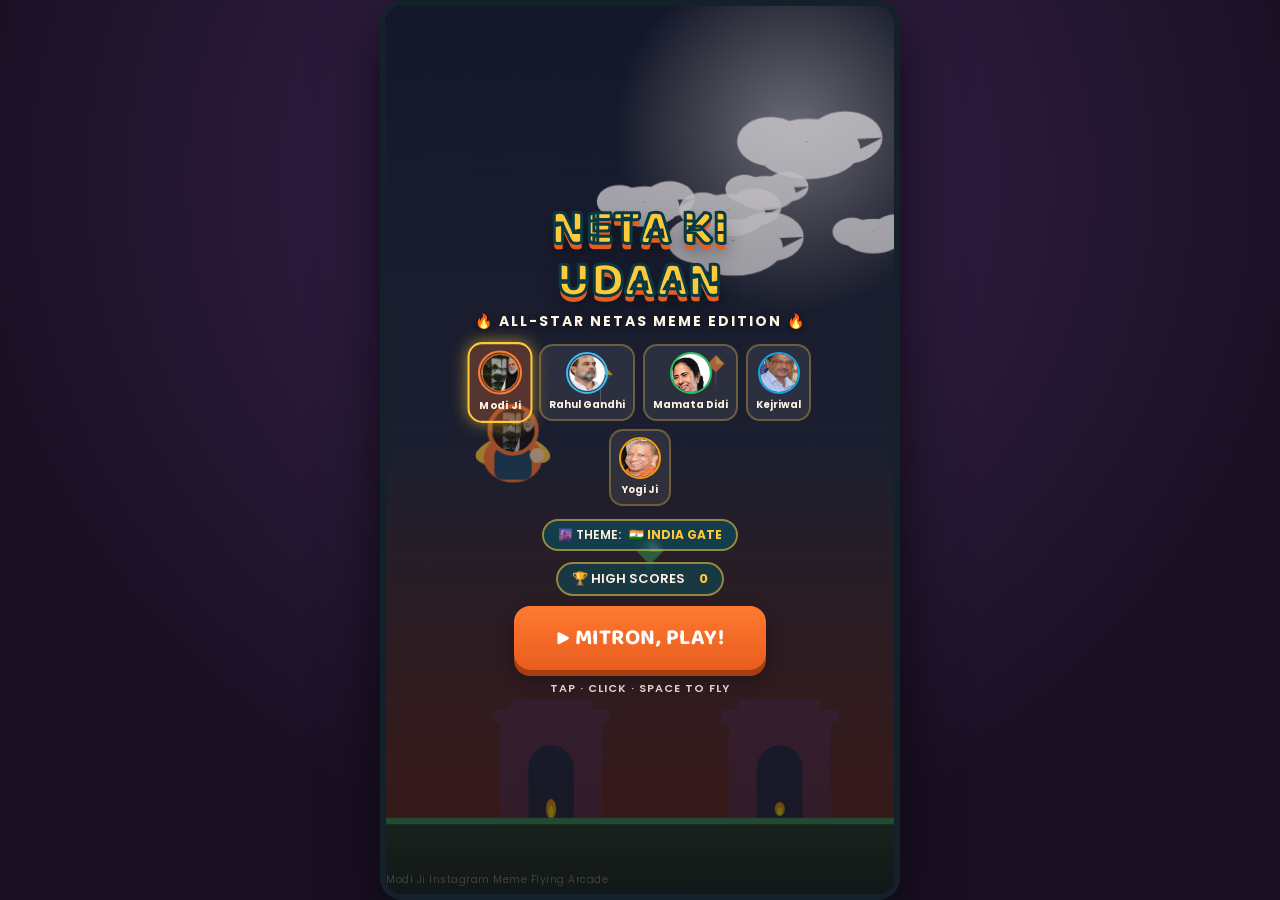
<file: index.html>
<!DOCTYPE html>
<html lang="en">
<head>
<meta charset="UTF-8">
<meta name="viewport" content="width=device-width, initial-scale=1.0, maximum-scale=1.0, user-scalable=no">
<title>Neta Ki Udaan - Modi Ji Edition</title>
<link rel="preconnect" href="https://fonts.googleapis.com">
<link rel="preconnect" href="https://fonts.gstatic.com" crossorigin>
<link href="https://fonts.googleapis.com/css2?family=Baloo+2:wght@500;700;800&family=Poppins:wght@400;500;600;700&display=swap" rel="stylesheet">
<style>
  :root{
    --saffron:#FF7A30;
    --saffron-dark:#E85D1F;
    --teal:#0B4F5C;
    --teal-dark:#073A45;
    --gold:#FFC93C;
    --gold-glow:rgba(255,201,60,0.6);
    --cream:#FFF3E2;
    --leaf:#3BA55C;
    --ink:#241A2E;
    color-scheme: light;
  }
  *{box-sizing:border-box; -webkit-tap-highlight-color: transparent;}
  html,body{
    margin:0; padding:0; width:100%; height:100%;
    overflow:hidden; background:var(--teal-dark);
    font-family:'Poppins',sans-serif;
    touch-action:none;
    overscroll-behavior:none;
  }
  #stage{
    position:fixed; inset:0;
    display:flex; align-items:center; justify-content:center;
    background: radial-gradient(circle at 50% 20%, #3a2450 0%, #1a1024 70%);
  }
  #frame{
    position:relative;
    width:100%; height:100%;
    max-width:520px;
    background:#000;
    overflow:hidden;
    box-shadow:0 20px 60px rgba(0,0,0,.65);
  }
  @media (min-width:640px){
    #frame{ max-height:920px; border-radius:22px; border:6px solid #14202a; }
  }
  canvas{ position:absolute; inset:0; display:block; width:100%; height:100%; }

  .shake{ animation:screenShake .28s cubic-bezier(.36,.07,.19,.97) both; }
  @keyframes screenShake{
    10%,90%{ transform:translate3d(-2px,0,0); }
    20%,80%{ transform:translate3d(3px,0,0); }
    30%,50%,70%{ transform:translate3d(-4px,3px,0); }
    40%,60%{ transform:translate3d(4px,-2px,0); }
  }

  .overlay{
    position:absolute; inset:0;
    display:flex; flex-direction:column; align-items:center; justify-content:center;
    text-align:center; padding:24px;
    background:linear-gradient(180deg, rgba(36,26,46,.2), rgba(20,14,26,.65));
    opacity:0; pointer-events:none;
    transition:opacity .3s ease;
    z-index:10;
  }
  .overlay.visible{ opacity:1; pointer-events:auto; }

  .logo-wrap{ margin-bottom:8px; }
  .logo{
    font-family:'Baloo 2',sans-serif;
    font-weight:800;
    font-size:clamp(34px,9.5vw,50px);
    color:var(--gold);
    -webkit-text-stroke:3px var(--teal-dark);
    text-shadow:0 6px 0 var(--saffron-dark), 0 12px 18px rgba(0,0,0,.4);
    letter-spacing:.5px;
    line-height:1.05;
    animation:bob 2.6s ease-in-out infinite;
  }
  .logo small{
    display:block;
    font-family:'Poppins',sans-serif;
    font-weight:700;
    font-size:clamp(11px,3.2vw,14px);
    color:var(--cream);
    letter-spacing:2px;
    margin-top:6px;
    -webkit-text-stroke:0;
    text-shadow:0 2px 6px rgba(0,0,0,.4);
  }
  @keyframes bob{ 0%,100%{transform:translateY(0) rotate(-1deg)} 50%{transform:translateY(-7px) rotate(1deg)} }

  /* Character Selector */
  .char-select-row{
    display:flex; flex-wrap:wrap; gap:8px; margin:8px 0 10px; justify-content:center; max-width:360px;
  }
  .char-card{
    background:rgba(255,255,255,0.08); border:2px solid rgba(255,201,60,0.3);
    border-radius:14px; padding:6px 8px; cursor:pointer; min-width:62px;
    display:flex; flex-direction:column; align-items:center;
    transition:all .15s ease;
  }
  .char-card:hover, .char-card.active{
    background:rgba(255,122,48,0.25);
    border-color:var(--gold);
    box-shadow:0 0 15px var(--gold-glow);
    transform:scale(1.05);
  }
  .char-card span{ font-size:10px; font-weight:700; color:var(--cream); margin-top:3px; white-space:nowrap; }

  /* Music Selector Pill & Theme Pill */
  .music-pill{
    display:inline-flex; align-items:center; gap:8px;
    background:rgba(11,79,92,.65);
    border:2px solid rgba(255,201,60,.55);
    color:var(--cream); font-weight:600; font-size:12px;
    padding:5px 14px; border-radius:999px; margin:3px 0 8px;
    backdrop-filter:blur(3px); cursor:pointer;
    transition:transform .1s;
  }
  .music-pill:active{ transform:scale(.95); }
  .music-pill b{ color:var(--gold); font-weight:700; }

  .best-pill{
    display:inline-flex; align-items:center; gap:8px;
    background:rgba(11,79,92,.55);
    border:2px solid rgba(255,201,60,.55);
    color:var(--cream); font-weight:600; font-size:13px;
    padding:5px 14px; border-radius:999px; margin:3px 0 10px;
    backdrop-filter:blur(2px); cursor:pointer;
  }
  .best-pill b{ color:var(--gold); font-weight:700; }

  .btn-whatsapp{
    background:linear-gradient(180deg, #25D366 0%, #128C7E 100%) !important;
    box-shadow:0 6px 0 #075E54, 0 10px 18px rgba(0,0,0,.3) !important;
    font-size:16px !important; padding:10px 22px !important; margin-top:8px !important;
  }
  .btn-whatsapp:active{ transform:translateY(4px); box-shadow:0 2px 0 #075E54 !important; }

  .btn{
    font-family:'Baloo 2',sans-serif; font-weight:700; font-size:22px;
    color:#fff; letter-spacing:.5px;
    background:linear-gradient(180deg, var(--saffron) 0%, var(--saffron-dark) 100%);
    border:none; border-radius:16px;
    padding:14px 42px;
    box-shadow:0 6px 0 #a83f12, 0 10px 18px rgba(0,0,0,.3);
    cursor:pointer;
    transition:transform .08s ease, box-shadow .08s ease;
    -webkit-user-select:none; user-select:none;
  }
  .btn:active{ transform:translateY(4px); box-shadow:0 2px 0 #a83f12, 0 4px 10px rgba(0,0,0,.3); }
  .btn.secondary{
    background:linear-gradient(180deg, #17707F 0%, var(--teal-dark) 100%);
    box-shadow:0 6px 0 #052a32, 0 10px 18px rgba(0,0,0,.3);
    font-size:17px; padding:10px 28px; margin-top:10px;
  }
  .btn-row{ display:flex; gap:14px; margin-top:6px; }

  .icon-btn{
    width:42px; height:42px; border-radius:50%;
    background:rgba(11,79,92,.7); border:2px solid rgba(255,243,226,.35);
    display:flex; align-items:center; justify-content:center;
    cursor:pointer; color:var(--cream); font-size:18px;
    -webkit-user-select:none; user-select:none;
    transition:transform .1s ease;
  }
  .icon-btn:active{ transform:scale(.9); }

  /* In-Game HUD */
  #hud{
    position:absolute; top:0; left:0; right:0;
    display:flex; align-items:flex-start; justify-content:space-between;
    padding:14px 16px 0; z-index:5;
    pointer-events:none;
  }
  #hud > *{ pointer-events:auto; }

  .score-box{
    font-family:'Baloo 2',sans-serif; font-weight:800; color:#fff;
    font-size:42px; text-shadow:0 3px 0 rgba(0,0,0,.3), 0 6px 12px rgba(0,0,0,.4);
    line-height:1; transition:transform .1s;
  }
  .score-box.pop{ transform:scale(1.25); color:var(--gold); }
  .best-tag{
    font-family:'Poppins',sans-serif; font-size:11px; font-weight:600;
    color:var(--gold); letter-spacing:1px; margin-top:2px;
  }
  .combo-tag{
    font-family:'Baloo 2',sans-serif; font-weight:800; font-size:16px;
    color:#38BDF8; text-shadow:0 2px 4px rgba(0,0,0,.5);
    display:none;
  }
  .lives-row{ display:flex; gap:4px; margin-top:4px; }
  .life-heart{
    font-size:18px; filter:drop-shadow(0 2px 2px rgba(0,0,0,.35));
    transition:transform .25s ease, opacity .25s ease;
  }
  .life-heart.lost{ opacity:.25; transform:scale(.7); }
  .hud-controls{ display:flex; gap:8px; align-items:center; }

  /* Active Power-up Banner */
  #powerupHud{
    position:absolute; top:86px; left:50%; transform:translateX(-50%);
    background:rgba(15,23,42,0.85); border:2px solid var(--gold);
    border-radius:20px; padding:4px 16px; display:none; align-items:center; gap:8px;
    box-shadow:0 0 15px var(--gold-glow); z-index:5;
  }
  #powerupHud span{ font-size:12px; font-weight:800; color:var(--gold); letter-spacing:1px; }
  #powerupBar{ width:80px; height:6px; background:rgba(255,255,255,0.2); border-radius:3px; overflow:hidden; }
  #powerupFill{ width:100%; height:100%; background:var(--gold); transition:width .05s linear; }

  /* Floating Popups */
  .pop{
    position:absolute; font-family:'Baloo 2',sans-serif; font-weight:800;
    color:var(--gold); font-size:24px; pointer-events:none;
    text-shadow:0 2px 5px rgba(0,0,0,.6);
    animation:popUp .7s ease-out forwards;
  }
  @keyframes popUp{ 0%{opacity:1; transform:translateY(0) scale(.8)} 70%{opacity:1} 100%{opacity:0; transform:translateY(-36px) scale(1.2)} }

  .milestone-banner{
    position:absolute; left:50%; top:38%; transform:translate(-50%,-50%) scale(.6);
    font-family:'Baloo 2',sans-serif; font-weight:800; color:var(--gold);
    font-size:28px; text-shadow:0 3px 0 var(--teal-dark), 0 8px 16px rgba(0,0,0,.5);
    opacity:0; pointer-events:none; text-align:center; white-space:nowrap;
    animation:milestone 1.2s ease-out forwards;
    z-index:6;
  }
  @keyframes milestone{
    0%{ opacity:0; transform:translate(-50%,-50%) scale(.4) rotate(-4deg); }
    25%{ opacity:1; transform:translate(-50%,-50%) scale(1.1) rotate(2deg); }
    40%{ transform:translate(-50%,-50%) scale(1) rotate(0); }
    80%{ opacity:1; }
    100%{ opacity:0; transform:translate(-50%,-60%) scale(1); }
  }

  .go-title{
    font-family:'Baloo 2',sans-serif; font-weight:800; font-size:38px;
    color:#fff; -webkit-text-stroke:2.5px var(--teal-dark);
    text-shadow:0 5px 0 #7a1f1f, 0 10px 16px rgba(0,0,0,.4);
    margin-bottom:4px;
  }
  .go-subtitle{
    font-family:'Baloo 2',sans-serif; font-weight:700; font-size:18px;
    color:#FCA5A5; margin-bottom:8px;
  }
  .stat-row{ display:flex; gap:14px; margin:8px 0 6px; }
  .stat-card{
    background:rgba(255,243,226,.12); border:2px solid rgba(255,243,226,.3);
    border-radius:14px; padding:10px 22px; min-width:100px;
  }
  .stat-card span{ display:block; font-size:11px; letter-spacing:1.5px; color:var(--cream); opacity:.8; margin-bottom:2px; }
  .stat-card b{ font-family:'Baloo 2',sans-serif; font-size:26px; color:var(--gold); }
  .new-best{
    display:inline-block; margin:4px 0 2px; padding:5px 14px; border-radius:999px;
    background:var(--gold); color:var(--teal-dark); font-weight:700; font-size:12px;
    letter-spacing:1px; animation:newbest 1s ease-in-out infinite;
  }
  @keyframes newbest{ 0%,100%{transform:scale(1)} 50%{transform:scale(1.08)} }

  .pause-card{
    background:rgba(23,112,127,.4); border:2px solid rgba(255,243,226,.3);
    border-radius:20px; padding:28px 34px; backdrop-filter:blur(3px);
  }

  #loading{
    position:absolute; inset:0; display:flex; flex-direction:column; align-items:center; justify-content:center;
    background:var(--teal-dark); z-index:20; color:var(--cream); font-family:'Baloo 2',sans-serif; font-size:18px;
    gap:14px;
  }
  .spinner{
    width:36px; height:36px; border-radius:50%;
    border:4px solid rgba(255,243,226,.25); border-top-color:var(--gold);
    animation:spin .8s linear infinite;
  }
  @keyframes spin{ to{ transform:rotate(360deg); } }

  .credit{ position:absolute; bottom:6px; font-size:10px; color:rgba(255,243,226,.55); letter-spacing:.5px; }
</style>
</head>
<body>
<div id="stage">
  <div id="frame">
    <canvas id="game"></canvas>

    <div id="loading">
      <div class="spinner"></div>
      <div>Warming up the 56-inch wings…</div>
    </div>

    <!-- IN-GAME HUD -->
    <div id="hud" style="display:none;">
      <div>
        <div class="score-box" id="liveScore">0</div>
        <div class="best-tag">BEST <span id="liveBest">0</span></div>
        <div class="combo-tag" id="comboTag">🔥 COMBO x2</div>
        <div class="lives-row" id="livesRow"></div>
      </div>
      <div class="hud-controls">
        <div class="icon-btn" id="themeBtn" title="Change Background Theme" onclick="nextTheme()">🌆</div>
        <div class="icon-btn" id="soundBtn" title="Toggle Sound">🔊</div>
        <div class="icon-btn" id="pauseBtn" title="Pause Game">⏸</div>
      </div>
    </div>

    <!-- ACTIVE POWER-UP HUD -->
    <div id="powerupHud">
      <span id="powerupName">🛡️ 56-INCH SHIELD</span>
      <div id="powerupBar"><div id="powerupFill"></div></div>
    </div>

    <!-- START SCREEN -->
    <div class="overlay" id="startScreen">
      <div class="logo-wrap">
        <div class="logo">NETA KI<br>UDAAN
          <small>🔥 ALL-STAR NETAS MEME EDITION 🔥</small>
        </div>
      </div>

      <!-- Character selection -->
      <div class="char-select-row">
        <div class="char-card active" id="charModi" onclick="selectChar('modi')">
          <img src="assets/modi_face.png" width="42" height="42" style="border-radius:50%; border:2px solid #FF7A30; object-fit:cover; display:block;" alt="Modi Ji">
          <span>Modi Ji</span>
        </div>
        <div class="char-card" id="charRahul" onclick="selectChar('rahul')">
          <img src="assets/rahul_face.png" width="42" height="42" style="border-radius:50%; border:2px solid #38BDF8; object-fit:cover; display:block;" alt="Rahul Gandhi">
          <span>Rahul Gandhi</span>
        </div>
        <div class="char-card" id="charMamata" onclick="selectChar('mamata')">
          <img src="assets/mamata_face.png" width="42" height="42" style="border-radius:50%; border:2px solid #22C55E; object-fit:cover; display:block;" alt="Mamata Didi">
          <span>Mamata Didi</span>
        </div>
        <div class="char-card" id="charKejriwal" onclick="selectChar('kejriwal')">
          <img src="assets/kejriwal_face.png" width="42" height="42" style="border-radius:50%; border:2px solid #0EA5E9; object-fit:cover; display:block;" alt="Kejriwal">
          <span>Kejriwal</span>
        </div>
        <div class="char-card" id="charYogi" onclick="selectChar('yogi')">
          <img src="assets/yogi_face.png" width="42" height="42" style="border-radius:50%; border:2px solid #F59E0B; object-fit:cover; display:block;" alt="Yogi Ji">
          <span>Yogi Ji</span>
        </div>
      </div>

      <!-- Theme selector -->
      <div class="music-pill" id="startThemePill" onclick="nextTheme()">
        🌆 THEME: <b id="currentThemeName">🇮🇳 INDIA GATE</b>
      </div>

      <div class="best-pill" onclick="openLeaderboard()">🏆 HIGH SCORES &nbsp;<b id="startBest">0</b></div>
      <button class="btn" id="playBtn">▶ MITRON, PLAY!</button>

      <div style="color:var(--cream); font-size:11px; opacity:.85; margin-top:10px; font-weight:600; letter-spacing:1px;">
        TAP · CLICK · SPACE TO FLY
      </div>
    </div>

    <!-- PAUSE SCREEN -->
    <div class="overlay" id="pauseScreen">
      <div class="pause-card">
        <div class="go-title" style="font-size:30px;">PAUSED</div>
        <div class="btn-row">
          <button class="btn secondary" id="resumeBtn">▶ Resume</button>
        </div>
        <button class="btn secondary" id="pauseHomeBtn">🏠 Home</button>
      </div>
    </div>

    <!-- GAME OVER SCREEN -->
    <div class="overlay" id="gameOverScreen">
      <div class="go-title">GAME OVER</div>
      <div class="go-subtitle" id="gameOverMeme">"MOYE MOYE! खत्म! टाटा! बाय बाय!"</div>
      <div id="newBestTag" class="new-best" style="display:none;">✨ NEW RECORD! WAH MODI JI WAH! ✨</div>
      <div class="stat-row">
        <div class="stat-card"><span>SCORE</span><b id="finalScore">0</b></div>
        <div class="stat-card"><span>BEST</span><b id="finalBest">0</b></div>
      </div>
      <div class="btn-row" style="flex-direction:column; align-items:center; gap:8px;">
        <button class="btn" id="restartBtn">↻ FLY AGAIN</button>
        <button class="btn btn-whatsapp" id="whatsappBtn" onclick="shareOnWhatsApp()">📲 SHARE ON WHATSAPP</button>
      </div>
      <div class="btn-row">
        <button class="btn secondary" onclick="openLeaderboard()">🏆 LEADERBOARD</button>
        <button class="btn secondary" id="homeBtn">🏠 HOME</button>
      </div>
    </div>

    <!-- LEADERBOARD MODAL -->
    <div class="overlay" id="leaderboardModal" style="display:none; z-index:35;">
      <div class="pause-card" style="max-width:320px; width:92%; padding:18px 20px; text-align:center;">
        <div class="go-title" style="font-size:26px; margin-bottom:12px;">🏆 TOP RECORDS</div>
        <div id="leaderboardList" style="display:flex; flex-direction:column; gap:8px; margin-bottom:14px; max-height:220px; overflow-y:auto;"></div>
        <button class="btn secondary" onclick="closeLeaderboard()" style="margin-top:0; width:100%;">✕ CLOSE</button>
      </div>
    </div>

    <div class="credit">Modi Ji Instagram Meme Flying Arcade</div>
  </div>
</div>

<!-- SVG ICONS / CHARACTERS -->
<svg width="0" height="0" style="position:absolute;">
  <!-- Modi Ji Avatar -->
  <symbol id="modi-avatar" viewBox="0 0 100 100">
    <circle cx="50" cy="50" r="46" fill="#FF7A30" opacity=".2"/>
    <ellipse cx="50" cy="76" rx="26" ry="18" fill="#1B4965"/>
    <path d="M42 60 L58 60 L54 86 L46 86 Z" fill="#F4A261"/>
    <circle cx="50" cy="40" r="22" fill="#FED7AA"/>
    <!-- Beard -->
    <path d="M30 40 Q28 62 50 68 Q72 62 70 40 Q50 48 30 40 Z" fill="#FFFFFF"/>
    <!-- Hair -->
    <path d="M28 36 Q32 18 50 18 Q68 18 72 36 Q50 30 28 36 Z" fill="#E2E8F0"/>
    <!-- Glasses -->
    <rect x="34" y="32" width="12" height="9" rx="2" stroke="#241A2E" stroke-width="2" fill="none"/>
    <rect x="54" y="32" width="12" height="9" rx="2" stroke="#241A2E" stroke-width="2" fill="none"/>
    <line x1="46" y1="36" x2="54" y2="36" stroke="#241A2E" stroke-width="2"/>
    <circle cx="40" cy="36" r="2" fill="#1E293B"/>
    <circle cx="60" cy="36" r="2" fill="#1E293B"/>
  </symbol>

  <!-- Classic Chibi Neta -->
  <symbol id="chibi-neta" viewBox="0 0 100 100">
    <ellipse cx="50" cy="86" rx="26" ry="6" fill="#000" opacity=".18"/>
    <path d="M20 60 Q6 52 8 38 Q10 30 22 34 Q26 44 30 54Z" fill="#FFC93C"/>
    <path d="M80 60 Q94 52 92 38 Q90 30 78 34 Q74 44 70 54Z" fill="#FFC93C"/>
    <ellipse cx="50" cy="62" rx="24" ry="22" fill="#FFFFFF"/>
    <path d="M26 58 Q50 74 74 58 L74 66 Q50 80 26 66Z" fill="#3BA55C"/>
    <circle cx="50" cy="38" r="20" fill="#D98C5F"/>
    <path d="M30 30 Q50 10 70 30 Q70 20 50 16 Q30 20 30 30Z" fill="#FFFFFF"/>
    <rect x="38" y="40" width="24" height="7" rx="3.5" fill="#241A2E"/>
    <path d="M36 50 Q50 58 64 50" stroke="#241A2E" stroke-width="2.5" fill="none" stroke-linecap="round"/>
    <circle cx="50" cy="24" r="4" fill="#FF7A30"/>
  </symbol>
</svg>

<script>
(function(){
"use strict";

/* ---------- Canvas & sizing ---------- */
const canvas = document.getElementById('game');
const ctx = canvas.getContext('2d');
const frame = document.getElementById('frame');
let DPR = Math.min(window.devicePixelRatio || 1, 2);
let W = 0, H = 0;

function resize(){
  const rect = frame.getBoundingClientRect();
  W = rect.width; H = rect.height;
  canvas.width = Math.floor(W * DPR);
  canvas.height = Math.floor(H * DPR);
  ctx.setTransform(DPR,0,0,DPR,0,0);
}
window.addEventListener('resize', resize);
resize();

/* ---------- Professional Clean Audio Engine (Strict Single-BGM + Single-Voice Channels) ---------- */
const Audio_ = (function(){
  let actx = null;
  let soundOn = true;
  try{ soundOn = JSON.parse(localStorage.getItem('netaUdaan_sound') ?? 'true'); }catch(e){ soundOn = true; }
  
  let currentBgmMode = 'modi_song'; // 'modi_song', 'real_sigma', 'moye_real', 'phonk_synth', 'dhol'
  let bgmTimer = null;
  let bgmStep = 0;
  let duckTimer = null;

  // Single active voice tracker to guarantee zero overlap
  let currentVoiceAudio = null;

  // Real Audio Recordings downloaded from viral Instagram memes
  const clips = {
    mitron: new Audio('assets/mitron.webm'),
    bhaiyoBehno: new Audio('assets/bhaiyo_behno.webm'),
    wahModiJi: new Audio('assets/wah_modi_ji.webm'),
    khatam: new Audio('assets/khatam.webm'),
    mazaAaya: new Audio('assets/maza_aaya.webm'),
    moyeMoye: new Audio('assets/moye_moye.webm'),
    sigmaBgm: new Audio('assets/sigma_bgm.webm'),
    modiSong: new Audio('assets/modi_udta_hi_firu.webm'),
    mamataSong: new Audio('assets/mamata_humba.webm'),
    mamataVoice: new Audio('assets/mamata_voice.webm'),
    kejriwalVoice: new Audio('assets/kejriwal_voice.webm'),
    kejriwalBgm: new Audio('assets/kejriwal_bgm.webm'),
    yogiVoice: new Audio('assets/yogi_voice.webm'),
    yogiBgm: new Audio('assets/yogi_bgm.webm')
  };

  clips.modiSong.loop = true;
  clips.modiSong.volume = 0.50;
  clips.mamataSong.loop = true;
  clips.mamataSong.volume = 0.50;
  clips.kejriwalBgm.loop = true;
  clips.kejriwalBgm.volume = 0.50;
  clips.yogiBgm.loop = true;
  clips.yogiBgm.volume = 0.50;
  clips.sigmaBgm.loop = true;
  clips.sigmaBgm.volume = 0.40;

  Object.values(clips).forEach(a => {
    try { a.preload = 'auto'; } catch(e){}
  });

  function ensure(){
    if(!actx){
      try{ actx = new (window.AudioContext || window.webkitAudioContext)(); }catch(e){ actx = null; }
    }
    if(actx && actx.state === 'suspended') actx.resume();
    return actx;
  }

  // Restore BGM volume cleanly
  function restoreBgmVolume(){
    if(duckTimer){ clearTimeout(duckTimer); duckTimer = null; }
    if(clips.modiSong && soundOn) clips.modiSong.volume = 0.50;
    if(clips.mamataSong && soundOn) clips.mamataSong.volume = 0.50;
    if(clips.kejriwalBgm && soundOn) clips.kejriwalBgm.volume = 0.50;
    if(clips.yogiBgm && soundOn) clips.yogiBgm.volume = 0.50;
    if(clips.sigmaBgm && soundOn) clips.sigmaBgm.volume = 0.40;
  }

  // Duck BGM during voice dialogue so voice is loud & clear
  function duckBgm(durationMs = 2200){
    if(duckTimer){ clearTimeout(duckTimer); }
    if(clips.modiSong && !clips.modiSong.paused){
      clips.modiSong.volume = 0.15;
      duckTimer = setTimeout(restoreBgmVolume, durationMs);
    }
    if(clips.mamataSong && !clips.mamataSong.paused){
      clips.mamataSong.volume = 0.15;
      duckTimer = setTimeout(restoreBgmVolume, durationMs);
    }
    if(clips.kejriwalBgm && !clips.kejriwalBgm.paused){
      clips.kejriwalBgm.volume = 0.15;
      duckTimer = setTimeout(restoreBgmVolume, durationMs);
    }
    if(clips.yogiBgm && !clips.yogiBgm.paused){
      clips.yogiBgm.volume = 0.15;
      duckTimer = setTimeout(restoreBgmVolume, durationMs);
    }
    if(clips.sigmaBgm && !clips.sigmaBgm.paused){
      clips.sigmaBgm.volume = 0.12;
      duckTimer = setTimeout(restoreBgmVolume, durationMs);
    }
  }

  // STOP all voice clips immediately - Guarantees NO overlapping voice clips
  function stopVoice(){
    if(currentVoiceAudio){
      try {
        currentVoiceAudio.pause();
        currentVoiceAudio.currentTime = 0;
      } catch(e){}
      currentVoiceAudio = null;
    }
    ['mitron', 'bhaiyoBehno', 'wahModiJi', 'khatam', 'mazaAaya', 'moyeMoye', 'mamataVoice', 'kejriwalVoice', 'yogiVoice'].forEach(k => {
      try {
        if(clips[k] && !clips[k].paused){
          clips[k].pause();
          clips[k].currentTime = 0;
        }
      } catch(e){}
    });
    try {
      if('speechSynthesis' in window) window.speechSynthesis.cancel();
    } catch(e){}
    restoreBgmVolume();
  }

  // PLAY voice clip with strict mutual exclusion
  function playClip(name, fallbackText, vol = 0.95){
    if(!soundOn) return;
    // CRITICAL: Stop previous voice dialogue first!
    stopVoice();

    try {
      const a = clips[name];
      if(a){
        a.currentTime = 0;
        a.volume = vol;
        currentVoiceAudio = a;
        duckBgm(2500);

        a.onended = () => {
          if(currentVoiceAudio === a) currentVoiceAudio = null;
          restoreBgmVolume();
        };

        const p = a.play();
        if(p !== undefined){
          p.catch(() => {
            currentVoiceAudio = null;
            restoreBgmVolume();
          });
        }
        return;
      }
    } catch(e){
      currentVoiceAudio = null;
      restoreBgmVolume();
    }
  }

  // Web Audio sfx tones (flap, score, powerup, hit, click)
  function tone({freq=440, dur=0.12, type='sine', vol=0.18, slideTo=null, delay=0}){
    if(!soundOn) return;
    const ac = ensure();
    if(!ac) return;
    const t0 = ac.currentTime + delay;
    const osc = ac.createOscillator();
    const gain = ac.createGain();
    osc.type = type;
    osc.frequency.setValueAtTime(freq, t0);
    if(slideTo) osc.frequency.exponentialRampToValueAtTime(Math.max(slideTo,1), t0+dur);
    gain.gain.setValueAtTime(0.0001, t0);
    gain.gain.exponentialRampToValueAtTime(vol, t0+0.012);
    gain.gain.exponentialRampToValueAtTime(0.0001, t0+dur);
    osc.connect(gain); gain.connect(ac.destination);
    osc.start(t0); osc.stop(t0+dur+0.02);
  }

  function flap(){
    tone({freq:260, slideTo:680, dur:0.12, type:'triangle', vol:0.18});
  }

  function score(){
    tone({freq:587, slideTo:880, dur:0.12, type:'sine', vol:0.2});
    setTimeout(()=> tone({freq:1174, dur:0.1, type:'triangle', vol:0.15}), 50);
  }

  function powerup(){
    [440, 554, 659, 880].forEach((f,i)=> {
      setTimeout(()=> tone({freq:f, dur:0.16, type:'square', vol:0.18}), i*70);
    });
  }

  function hit(){
    tone({freq:160, slideTo:40, dur:0.32, type:'sawtooth', vol:0.3});
  }

  function click(){ tone({freq:420, dur:0.05, type:'square', vol:0.1}); }

  // Synthetic Phonk Loops
  const phonkMelody = [
    293.66, 293.66, 349.23, 293.66, 392.00, 349.23, 329.63, 293.66,
    440.00, 392.00, 349.23, 329.63, 293.66, 261.63, 293.66, 293.66
  ];
  const phonkBass = [
    73.42, 73.42, 87.31, 73.42, 98.00, 87.31, 82.41, 73.42,
    110.00, 98.00, 87.31, 82.41, 73.42, 65.41, 73.42, 73.42
  ];

  function startMusic(){
    stopMusic();
    if(!soundOn) return;

    if(currentBgmMode === 'modi_song'){
      try {
        clips.modiSong.currentTime = 0;
        clips.modiSong.volume = 0.50;
        clips.modiSong.loop = true;
        clips.modiSong.play().catch(()=>{});
      } catch(e){}
      return;
    }
    if(currentBgmMode === 'mamata_song'){
      try {
        clips.mamataSong.currentTime = 0;
        clips.mamataSong.volume = 0.50;
        clips.mamataSong.loop = true;
        clips.mamataSong.play().catch(()=>{});
      } catch(e){}
      return;
    }
    if(currentBgmMode === 'kejriwal_song'){
      try {
        clips.kejriwalBgm.currentTime = 0;
        clips.kejriwalBgm.volume = 0.50;
        clips.kejriwalBgm.loop = true;
        clips.kejriwalBgm.play().catch(()=>{});
      } catch(e){}
      return;
    }
    if(currentBgmMode === 'yogi_song'){
      try {
        clips.yogiBgm.currentTime = 0;
        clips.yogiBgm.volume = 0.50;
        clips.yogiBgm.loop = true;
        clips.yogiBgm.play().catch(()=>{});
      } catch(e){}
      return;
    }
    if(currentBgmMode === 'real_sigma'){
      try {
        clips.sigmaBgm.currentTime = 0;
        clips.sigmaBgm.volume = 0.40;
        clips.sigmaBgm.play().catch(()=>{});
      } catch(e){}
      return;
    }
    if(currentBgmMode === 'moye_real'){
      try {
        clips.moyeMoye.currentTime = 0;
        clips.moyeMoye.volume = 0.55;
        clips.moyeMoye.loop = true;
        clips.moyeMoye.play().catch(()=>{});
      } catch(e){}
      return;
    }

    const ac = ensure();
    if(!ac) return;

    bgmStep = 0;
    const tempo = currentBgmMode === 'phonk_synth' ? 128 : 135;

    bgmTimer = setInterval(()=>{
      if(!soundOn || !actx) return;
      const t = actx.currentTime;

      if(currentBgmMode === 'phonk_synth'){
        if(bgmStep % 4 === 0 || bgmStep === 14){
          const kOsc = actx.createOscillator();
          const kGain = actx.createGain();
          kOsc.type = 'sine';
          kOsc.frequency.setValueAtTime(140, t);
          kOsc.frequency.exponentialRampToValueAtTime(36, t+0.09);
          kGain.gain.setValueAtTime(0.35, t);
          kGain.gain.exponentialRampToValueAtTime(0.001, t+0.1);
          kOsc.connect(kGain); kGain.connect(actx.destination);
          kOsc.start(t); kOsc.stop(t+0.1);
        }

        if(bgmStep === 4 || bgmStep === 12){
          const buf = actx.createBuffer(1, actx.sampleRate*0.07, actx.sampleRate);
          const data = buf.getChannelData(0);
          for(let i=0; i<data.length; i++) data[i] = Math.random()*2 - 1;
          const sn = actx.createBufferSource();
          sn.buffer = buf;
          const sGain = actx.createGain();
          sGain.gain.setValueAtTime(0.18, t);
          sGain.gain.exponentialRampToValueAtTime(0.001, t+0.07);
          sn.connect(sGain); sGain.connect(actx.destination);
          sn.start(t);
        }

        const bOsc = actx.createOscillator();
        const bGain = actx.createGain();
        bOsc.type = 'sawtooth';
        bOsc.frequency.setValueAtTime(phonkBass[bgmStep % 16], t);
        bGain.gain.setValueAtTime(0.09, t);
        bGain.gain.exponentialRampToValueAtTime(0.001, t+0.12);
        bOsc.connect(bGain); bGain.connect(actx.destination);
        bOsc.start(t); bOsc.stop(t+0.12);

        const lOsc = actx.createOscillator();
        const lGain = actx.createGain();
        lOsc.type = 'square';
        lOsc.frequency.setValueAtTime(phonkMelody[bgmStep % 16], t);
        lGain.gain.setValueAtTime(0.06, t);
        lGain.gain.exponentialRampToValueAtTime(0.001, t+0.1);
        lOsc.connect(lGain); lGain.connect(actx.destination);
        lOsc.start(t); lOsc.stop(t+0.1);
      } else {
        tone({freq: (bgmStep%4===0 ? 110 : 220), dur:0.1, type:'triangle', vol:0.12});
      }

      bgmStep = (bgmStep + 1) % 16;
    }, tempo);
  }

  function stopMusic(){
    if(bgmTimer){ clearInterval(bgmTimer); bgmTimer = null; }
    try {
      clips.modiSong.pause();
      clips.modiSong.currentTime = 0;
    } catch(e){}
    try {
      clips.mamataSong.pause();
      clips.mamataSong.currentTime = 0;
    } catch(e){}
    try {
      clips.kejriwalBgm.pause();
      clips.kejriwalBgm.currentTime = 0;
    } catch(e){}
    try {
      clips.yogiBgm.pause();
      clips.yogiBgm.currentTime = 0;
    } catch(e){}
    try {
      clips.sigmaBgm.pause();
      clips.sigmaBgm.currentTime = 0;
    } catch(e){}
    try {
      clips.moyeMoye.pause();
      clips.moyeMoye.currentTime = 0;
      clips.moyeMoye.loop = false;
    } catch(e){}
    restoreBgmVolume();
  }

  // Stop EVERYTHING (both BGM and Voice)
  function stopAll(){
    stopMusic();
    stopVoice();
  }

  function toggleSound(){
    soundOn = !soundOn;
    try{ localStorage.setItem('netaUdaan_sound', JSON.stringify(soundOn)); }catch(e){}
    if(soundOn) startMusic(); else stopAll();
    return soundOn;
  }

  function nextBgm(){
    const modes = ['modi_song', 'mamata_song', 'kejriwal_song', 'yogi_song', 'real_sigma', 'moye_real', 'phonk_synth', 'dhol'];
    const idx = (modes.indexOf(currentBgmMode) + 1) % modes.length;
    currentBgmMode = modes[idx];
    if(soundOn) startMusic();
    return currentBgmMode;
  }

  function getBgmName(){
    if(currentBgmMode === 'modi_song') return '🚀 UDTA HI PHIRU (MODI JI)';
    if(currentBgmMode === 'mamata_song') return '💃 HUMBA HUMBA (MAMATA DIDI)';
    if(currentBgmMode === 'kejriwal_song') return '🧣 TOH KAR NA (KEJRIWAL)';
    if(currentBgmMode === 'yogi_song') return '🚜 BULLDOZER ATTITUDE (YOGI JI)';
    if(currentBgmMode === 'real_sigma') return '🔥 REAL INSTA PHONK (SIGMA)';
    if(currentBgmMode === 'moye_real') return '😭 REAL MOYE MOYE';
    if(currentBgmMode === 'phonk_synth') return '⚡ RETRO SYNTH PHONK';
    return '🥁 DHOL TASHA BEAT';
  }

  function setBgmMode(mode){
    currentBgmMode = mode;
    if(soundOn) startMusic();
    return currentBgmMode;
  }

  return {
    flap, score, powerup, hit, click, playClip,
    stopVoice, stopAll,
    startMusic, stopMusic, toggleSound, nextBgm, getBgmName, setBgmMode,
    isOn: () => soundOn,
    ensure
  };
})();

/* ---------- Persistent High Score ---------- */
const STORAGE_KEY = 'netaUdaan_best';
function loadBest(){
  try{ return parseInt(localStorage.getItem(STORAGE_KEY) || '0', 10) || 0; }
  catch(e){ return 0; }
}
function saveBest(v){
  try{ localStorage.setItem(STORAGE_KEY, String(v)); }catch(e){}
}
let bestScore = loadBest();

/* ---------- Game Settings & Responsive Scaling ---------- */
const BASE_W = 400, BASE_H = 700;
function scaleX(v){ return v * (W/BASE_W); }
function scaleY(v){ return v * (H/BASE_H); }

const GRAVITY = 1100;         // Tuned softer & smoother
const FLAP_VELOCITY = -390;   // Comfortable, controllable boost
const MAX_FALL = 560;
const PLAYER_X = 100;
const PLAYER_R = 21;

let PIPE_W = 66;
let PIPE_GAP_START = 225;     // Wide, fair opening
let PIPE_GAP_MIN = 160;
let PIPE_SPEED_START = 150;
let PIPE_SPEED_MAX = 270;
let SPAWN_INTERVAL = 1.6;

const MAX_LIVES = 3;
const INVINCIBLE_TIME = 1.4;

/* ---------- State Variables ---------- */
const STATE = { START:'start', PLAYING:'playing', PAUSED:'paused', OVER:'over' };
let state = STATE.START;
let chosenCharacter = 'modi'; // 'modi' or 'neta'

let player, pipes, collectibles, particles, popups, elapsed, score, combo, spawnTimer, screenShake, lives;
let activePowerup = null; // { type: 'shield'|'chai'|'aloo', timer: 5.0, max: 5.0 }

// Preload real photos
const imgModi = new Image();
imgModi.src = 'assets/modi_face.png';

const imgRahul = new Image();
imgRahul.src = 'assets/rahul_face.png';

const imgMamata = new Image();
imgMamata.src = 'assets/mamata_face.png';

const imgKejriwal = new Image();
imgKejriwal.src = 'assets/kejriwal_face.png';

const imgYogi = new Image();
imgYogi.src = 'assets/yogi_face.png';

/* ---------- 5 Background Themes System ---------- */
const THEMES = [
  { id: 'india_gate', name: '🇮🇳 INDIA GATE' },
  { id: 'sansad', name: '🏛️ SANSAD BHAWAN' },
  { id: 'rashtrapati', name: '🏰 RASHTRAPATI BHAVAN' },
  { id: 'railway', name: '🚂 RAILWAY STATION' },
  { id: 'rajya_sabha', name: '🏛️ RAJYA SABHA' }
];
let currentTheme = localStorage.getItem('neta_theme') || 'india_gate';

window.nextTheme = function(){
  const idx = THEMES.findIndex(t => t.id === currentTheme);
  const nextIdx = (idx + 1) % THEMES.length;
  setTheme(THEMES[nextIdx].id);
  Audio_.click();
};

function setTheme(thId){
  currentTheme = thId;
  try { localStorage.setItem('neta_theme', thId); } catch(e){}
  const thObj = THEMES.find(t => t.id === thId) || THEMES[0];
  const elTh = document.getElementById('currentThemeName');
  if(elTh) elTh.textContent = thObj.name;
}
setTimeout(()=> setTheme(currentTheme), 50);

/* ---------- High Score Leaderboard System ---------- */
function getLeaderboard(){
  try { return JSON.parse(localStorage.getItem('neta_leaderboard') || '[]'); }
  catch(e){ return []; }
}

function recordScoreToLeaderboard(sc, ch, th){
  if(sc <= 0) return;
  try {
    let list = getLeaderboard();
    const charNames = { modi: 'Modi Ji', rahul: 'Rahul Gandhi', mamata: 'Mamata Didi', kejriwal: 'Kejriwal', yogi: 'Yogi Ji' };
    list.push({
      score: sc,
      character: charNames[ch] || ch,
      charKey: ch,
      theme: th,
      date: new Date().toLocaleDateString('en-GB', { day:'numeric', month:'short' })
    });
    list.sort((a,b) => b.score - a.score);
    list = list.slice(0, 5);
    localStorage.setItem('neta_leaderboard', JSON.stringify(list));
  } catch(e){}
}

window.openLeaderboard = function(){
  const modal = document.getElementById('leaderboardModal');
  const listEl = document.getElementById('leaderboardList');
  if(!modal || !listEl) return;
  const list = getLeaderboard();
  if(list.length === 0){
    listEl.innerHTML = '<div style="color:var(--cream); opacity:0.8; font-size:13px; padding:12px 0;">अभी कोई रिकॉर्ड नहीं है!<br>गेम खेलें और नया रिकॉर्ड बनाएं! 🚀</div>';
  } else {
    const medals = ['🥇', '🥈', '🥉', '🎖️', '🎖️'];
    listEl.innerHTML = list.map((item, i) => `
      <div style="display:flex; align-items:center; justify-content:space-between; background:rgba(255,255,255,0.09); border:1px solid rgba(255,201,60,0.25); border-radius:10px; padding:8px 12px;">
        <div style="display:flex; align-items:center; gap:8px; text-align:left;">
          <span style="font-size:20px;">${medals[i] || '🎖️'}</span>
          <div>
            <div style="font-weight:700; color:var(--cream); font-size:13px;">${item.character}</div>
            <div style="font-size:10px; color:rgba(255,243,226,0.6);">${item.date}</div>
          </div>
        </div>
        <div style="font-family:'Baloo 2',sans-serif; font-weight:800; font-size:20px; color:var(--gold);">${item.score} pts</div>
      </div>
    `).join('');
  }
  modal.style.display = 'flex';
};

window.closeLeaderboard = function(){
  const modal = document.getElementById('leaderboardModal');
  if(modal) modal.style.display = 'none';
};

/* ---------- WhatsApp Sharing ---------- */
window.shareOnWhatsApp = function(){
  const charNames = { modi: 'मोदी जी', rahul: 'राहुल गांधी', mamata: 'ममता दीदी', kejriwal: 'केजरीवाल जी', yogi: 'योगी जी' };
  const name = charNames[chosenCharacter] || 'नेता जी';
  const text = `🚀 मैंने नेता की उड़ान (Neta Ki Udaan) गेम में ${name} के साथ ${score} पॉइंट्स का रिकॉर्ड बनाया! 🔥\n\nक्या तुम मेरा रिकॉर्ड तोड़ सकते हो? अभी खेलो:\nhttps://neta-ki-udaan.vercel.app`;
  const url = `https://api.whatsapp.com/send?text=${encodeURIComponent(text)}`;
  window.open(url, '_blank');
};

const CHAR_SONGS = {
  modi: 'modi_song',
  rahul: 'real_sigma',
  mamata: 'mamata_song',
  kejriwal: 'kejriwal_song',
  yogi: 'yogi_song'
};
function getCharSong(charType){
  return CHAR_SONGS[charType] || 'modi_song';
}

window.selectChar = function(charType){
  chosenCharacter = charType;
  const cards = ['charModi', 'charRahul', 'charMamata', 'charKejriwal', 'charYogi'];
  cards.forEach(id => {
    const el = document.getElementById(id);
    if(el) el.classList.toggle('active', id.toLowerCase().includes(charType));
  });
  Audio_.click();

  // Strictly lock and start this character's dedicated meme song
  Audio_.setBgmMode(getCharSong(charType));

  // Play character's signature dialogue immediately
  if(charType === 'modi'){
    Audio_.playClip('mitron');
  } else if(charType === 'mamata'){
    Audio_.playClip('mamataVoice');
  } else if(charType === 'kejriwal'){
    Audio_.playClip('kejriwalVoice');
  } else if(charType === 'yogi'){
    Audio_.playClip('yogiVoice');
  } else {
    Audio_.playClip('mazaAaya');
  }
};

function resetGame(){
  player = { x:PLAYER_X, y:BASE_H/2, vy:0, rot:0, flapAnim:0, invincible:0 };
  pipes = [];
  collectibles = [];
  particles = [];
  popups = [];
  elapsed = 0;
  score = 0;
  combo = 0;
  lives = MAX_LIVES;
  activePowerup = null;
  spawnTimer = 0.4; // First pipe comes smoothly
  screenShake = 0;
  updateLiveScore();
  updateLivesUI();
  updatePowerupUI();
}

/* ---------- Difficulty scaling ---------- */
function currentGap(){
  const t = Math.min(score / 35, 1);
  return PIPE_GAP_START - (PIPE_GAP_START - PIPE_GAP_MIN) * t;
}
function currentSpeed(){
  const base = activePowerup && activePowerup.type === 'chai' ? 1.4 : 1.0;
  const t = Math.min(score / 40, 1);
  return (PIPE_SPEED_START + (PIPE_SPEED_MAX - PIPE_SPEED_START) * t) * base;
}

/* ---------- Procedural Obstacle Spawning ---------- */
function spawnPipe(){
  const gap = currentGap();
  const margin = 70;
  const minCenter = margin + gap/2;
  const maxCenter = BASE_H - margin - gap/2 - 80;
  const prevCenter = pipes.length ? pipes[pipes.length-1].gapCenter : BASE_H/2;
  let center = minCenter + Math.random()*(maxCenter-minCenter);
  
  // Safe delta so gaps are never impossible
  const maxDelta = 145;
  if(Math.abs(center - prevCenter) > maxDelta){
    center = prevCenter + Math.sign(center-prevCenter) * maxDelta;
    center = Math.max(minCenter, Math.min(maxCenter, center));
  }

  // Satirical obstacle styles
  const styles = ['lotus_tower', 'evm_box', 'rally_podium'];
  const style = styles[Math.floor(Math.random()*styles.length)];

  pipes.push({ x: BASE_W + PIPE_W, gapCenter: center, gapHeight: gap, passed:false, style });

  // Chance to spawn power-up/collectible in gap
  if(Math.random() < 0.6){
    let itemType = 'vote';
    const roll = Math.random();
    if(roll < 0.22) itemType = 'shield';      // 56-Inch Shield
    else if(roll < 0.42) itemType = 'chai';   // Chai cutting boost
    else if(roll < 0.55 && lives < MAX_LIVES) itemType = 'heart'; // Extra life
    else if(roll < 0.70) itemType = 'aloo';   // Aloo to gold 5x

    collectibles.push({
      x: BASE_W + PIPE_W + 30,
      y: center + (Math.random()*40 - 20),
      type: itemType,
      r: 15,
      float: Math.random()*Math.PI*2
    });
  }
}

/* ---------- Particles & Visual Juice ---------- */
function addFlapParticles(){
  const isShield = activePowerup && activePowerup.type === 'shield';
  const count = isShield ? 8 : 4;
  for(let i=0; i<count; i++){
    particles.push({
      x: player.x - 18,
      y: player.y + (Math.random()*12 - 6),
      vx: -130 - Math.random()*80,
      vy: Math.random()*60 - 30,
      life: 0.45 + Math.random()*0.2,
      age: 0,
      r: 3 + Math.random()*2.5,
      color: isShield ? '#60A5FA' : (Math.random()<0.5 ? '#FF9933' : '#FFFFFF')
    });
  }
}

function addBurst(x, y, colors, count=16){
  for(let i=0; i<count; i++){
    const ang = Math.random()*Math.PI*2;
    const sp = 80 + Math.random()*240;
    particles.push({
      x, y,
      vx: Math.cos(ang)*sp, vy: Math.sin(ang)*sp,
      life: 0.5 + Math.random()*0.4, age: 0,
      r: 2.5 + Math.random()*3,
      color: colors[(Math.random()*colors.length)|0]
    });
  }
}

function addPopup(text, x, y, color='#FFC93C'){
  const div = document.createElement('div');
  div.className = 'pop';
  div.textContent = text;
  div.style.color = color;
  div.style.left = (scaleX(x) + 10) + 'px';
  div.style.top = (scaleY(y) - 14) + 'px';
  document.getElementById('frame').appendChild(div);
  setTimeout(()=> div.remove(), 720);
}

function showMilestone(text){
  const div = document.createElement('div');
  div.className = 'milestone-banner';
  div.textContent = text;
  document.getElementById('frame').appendChild(div);
  setTimeout(()=> div.remove(), 1200);
}

/* ---------- Inputs ---------- */
function doFlap(){
  if(state === STATE.PLAYING){
    player.vy = FLAP_VELOCITY;
    player.flapAnim = 1;
    addFlapParticles();
    Audio_.flap();
  } else if(state === STATE.START){
    startGame();
  }
}

function pointerDown(e){
  if(e) e.preventDefault();
  const target = e && e.target;
  if(target && target.closest && target.closest('.overlay, #hud, .music-pill')) return;
  doFlap();
}

canvas.addEventListener('mousedown', pointerDown);
canvas.addEventListener('touchstart', pointerDown, {passive:false});
window.addEventListener('keydown', (e)=>{
  if(e.code === 'Space'){
    e.preventDefault();
    if(state === STATE.OVER) return;
    doFlap();
  } else if(e.code === 'Enter'){
    if(state === STATE.START) startGame();
    else if(state === STATE.OVER) restartGame();
  } else if(e.code === 'Escape' || e.code === 'KeyP'){
    if(state === STATE.PLAYING) pauseGame();
    else if(state === STATE.PAUSED) resumeGame();
  }
});

/* ---------- UI Elements ---------- */
const el = {
  loading: document.getElementById('loading'),
  hud: document.getElementById('hud'),
  start: document.getElementById('startScreen'),
  pause: document.getElementById('pauseScreen'),
  over: document.getElementById('gameOverScreen'),
  liveScore: document.getElementById('liveScore'),
  liveBest: document.getElementById('liveBest'),
  comboTag: document.getElementById('comboTag'),
  livesRow: document.getElementById('livesRow'),
  startBest: document.getElementById('startBest'),
  finalScore: document.getElementById('finalScore'),
  finalBest: document.getElementById('finalBest'),
  newBestTag: document.getElementById('newBestTag'),
  soundBtn: document.getElementById('soundBtn'),
  powerupHud: document.getElementById('powerupHud'),
  powerupName: document.getElementById('powerupName'),
  powerupFill: document.getElementById('powerupFill'),
};

function showOverlay(node){
  [el.start, el.pause, el.over].forEach(o=> o.classList.remove('visible'));
  if(node) node.classList.add('visible');
}

function updateLiveScore(){
  el.liveScore.textContent = score;
  el.liveBest.textContent = bestScore;
  el.startBest.textContent = bestScore;
}

function updateLivesUI(){
  el.livesRow.innerHTML = '';
  for(let i=0; i<MAX_LIVES; i++){
    const span = document.createElement('span');
    span.className = 'life-heart' + (i < lives ? '' : ' lost');
    span.textContent = '❤️';
    el.livesRow.appendChild(span);
  }
}

function updatePowerupUI(){
  if(activePowerup && activePowerup.timer > 0){
    el.powerupHud.style.display = 'flex';
    if(activePowerup.type === 'shield') el.powerupName.textContent = '🛡️ 56-INCH SHIELD!';
    else if(activePowerup.type === 'chai') el.powerupName.textContent = '☕ CHAI CUTTING BOOST!';
    else if(activePowerup.type === 'aloo') el.powerupName.textContent = '🥔 5X ALOO TO GOLD!';
    el.powerupFill.style.width = `${(activePowerup.timer / activePowerup.max)*100}%`;
  } else {
    el.powerupHud.style.display = 'none';
  }
}

el.soundBtn.addEventListener('click', (e)=>{
  e.stopPropagation();
  const on = Audio_.toggleSound();
  el.soundBtn.textContent = on ? '🔊' : '🔇';
});

document.getElementById('playBtn').addEventListener('click', (e)=>{ e.stopPropagation(); startGame(); });
document.getElementById('restartBtn').addEventListener('click', (e)=>{ e.stopPropagation(); restartGame(); });
document.getElementById('homeBtn').addEventListener('click', (e)=>{ e.stopPropagation(); goHome(); });
document.getElementById('pauseHomeBtn').addEventListener('click', (e)=>{ e.stopPropagation(); goHome(); });
document.getElementById('resumeBtn').addEventListener('click', (e)=>{ e.stopPropagation(); resumeGame(); });
document.getElementById('pauseBtn').addEventListener('click', (e)=>{ e.stopPropagation(); if(state===STATE.PLAYING) pauseGame(); });

let pendingVoiceTimer = null;
function scheduleVoice(name, fallbackText, delayMs = 250){
  if(pendingVoiceTimer) clearTimeout(pendingVoiceTimer);
  pendingVoiceTimer = setTimeout(() => {
    pendingVoiceTimer = null;
    Audio_.playClip(name, fallbackText);
  }, delayMs);
}
function cancelPendingVoice(){
  if(pendingVoiceTimer){
    clearTimeout(pendingVoiceTimer);
    pendingVoiceTimer = null;
  }
}

function startGame(){
  cancelPendingVoice();
  Audio_.stopAll();
  Audio_.ensure();
  Audio_.click();
  resetGame();
  state = STATE.PLAYING;
  showOverlay(null);
  el.hud.style.display = 'flex';
  Audio_.setBgmMode(getCharSong(chosenCharacter));
  Audio_.startMusic();
}

function restartGame(){
  cancelPendingVoice();
  Audio_.stopAll();
  Audio_.click();
  resetGame();
  state = STATE.PLAYING;
  showOverlay(null);
  el.hud.style.display = 'flex';
  Audio_.setBgmMode(getCharSong(chosenCharacter));
  Audio_.startMusic();
}

function goHome(){
  cancelPendingVoice();
  Audio_.stopAll();
  Audio_.click();
  state = STATE.START;
  el.hud.style.display = 'none';
  updateLiveScore();
  showOverlay(el.start);
}

function pauseGame(){
  if(state !== STATE.PLAYING) return;
  state = STATE.PAUSED;
  cancelPendingVoice();
  Audio_.stopAll();
  Audio_.click();
  showOverlay(el.pause);
}

function resumeGame(){
  if(state !== STATE.PAUSED) return;
  Audio_.click();
  state = STATE.PLAYING;
  showOverlay(null);
  Audio_.startMusic();
}

function gameOver(){
  state = STATE.OVER;
  cancelPendingVoice();
  Audio_.stopAll();
  Audio_.hit();
  screenShake = 1;

  const isNew = score > bestScore;
  if(isNew){
    bestScore = score;
    saveBest(bestScore);
    if(chosenCharacter === 'modi'){
      document.getElementById('gameOverMeme').textContent = `"वाह मोदी जी वाह! नया रिकॉर्ड!"`;
      scheduleVoice('wahModiJi', null, 250);
    } else if(chosenCharacter === 'rahul'){
      document.getElementById('gameOverMeme').textContent = `"मज़ा आया! नया रिकॉर्ड!"`;
      scheduleVoice('mazaAaya', null, 250);
    } else if(chosenCharacter === 'mamata'){
      document.getElementById('gameOverMeme').textContent = `"खेला होबे! नया रिकॉर्ड!"`;
      scheduleVoice('mamataVoice', null, 250);
    } else if(chosenCharacter === 'kejriwal'){
      document.getElementById('gameOverMeme').textContent = `"शानदार रिकॉर्ड! आम आदमी की जीत!"`;
      scheduleVoice('kejriwalVoice', null, 250);
    } else if(chosenCharacter === 'yogi'){
      document.getElementById('gameOverMeme').textContent = `"बुलडोज़र रिकॉर्ड! गाड़ी नहीं पलटेगी!"`;
      scheduleVoice('yogiVoice', null, 250);
    }
  } else {
    if(chosenCharacter === 'modi'){
      const isMoye = Math.random() < 0.65;
      document.getElementById('gameOverMeme').textContent = isMoye ? `"मोये मोये! खत्म! टाटा! बाय बाय!"` : `"खत्म! टाटा! बाय बाय! गया!"`;
      scheduleVoice(isMoye ? 'moyeMoye' : 'khatam', null, 250);
    } else if(chosenCharacter === 'rahul'){
      document.getElementById('gameOverMeme').textContent = `"खत्म! टाटा! बाय बाय! गुडबाय!"`;
      scheduleVoice('khatam', null, 250);
    } else if(chosenCharacter === 'mamata'){
      document.getElementById('gameOverMeme').textContent = `"HUMBA HUMBA! खेला होबे!"`;
      scheduleVoice('mamataVoice', null, 250);
    } else if(chosenCharacter === 'kejriwal'){
      document.getElementById('gameOverMeme').textContent = `"ये सब मिले हुए हैं जी! तो कर ना!"`;
      scheduleVoice('kejriwalVoice', null, 250);
    } else if(chosenCharacter === 'yogi'){
      document.getElementById('gameOverMeme').textContent = `"गाड़ी कभी भी पलट सकती है!"`;
      scheduleVoice('yogiVoice', null, 250);
    }
  }

  // Save to Top Leaderboard
  recordScoreToLeaderboard(score, chosenCharacter, currentTheme);

  el.finalScore.textContent = score;
  el.finalBest.textContent = bestScore;
  el.newBestTag.style.display = isNew ? 'inline-block' : 'none';

  setTimeout(()=>{ showOverlay(el.over); }, 420);
}

/* ---------- Power-up Collection ---------- */
function collectItem(item){
  if(item.type === 'vote'){
    const pts = combo > 2 ? 3 : 1;
    score += pts;
    Audio_.score();
    addPopup(`+${pts} VOTE!`, item.x, item.y, '#FBBF24');
    addBurst(item.x, item.y, ['#FBBF24', '#FFFFFF'], 10);
  } else if(item.type === 'shield'){
    activePowerup = { type: 'shield', timer: 6.0, max: 6.0 };
    Audio_.powerup();
    addPopup("🛡️ 56-INCH SHIELD!", item.x, item.y, '#60A5FA');
    addBurst(item.x, item.y, ['#3B82F6', '#60A5FA', '#FFFFFF'], 20);
  } else if(item.type === 'chai'){
    activePowerup = { type: 'chai', timer: 5.5, max: 5.5 };
    Audio_.powerup();
    addPopup("☕ CHAI BOOST!", item.x, item.y, '#F97316');
    addBurst(item.x, item.y, ['#F97316', '#FBBF24'], 18);
  } else if(item.type === 'aloo'){
    activePowerup = { type: 'aloo', timer: 7.0, max: 7.0 };
    Audio_.powerup();
    Audio_.playClip('mazaAaya');
    addPopup("🥔 5X GOLD FRENZY!", item.x, item.y, '#EAB308');
    addBurst(item.x, item.y, ['#EAB308', '#CA8A04'], 22);
  } else if(item.type === 'heart'){
    if(lives < MAX_LIVES){
      lives++;
      updateLivesUI();
      Audio_.score();
      Audio_.playClip('bhaiyoBehno');
      addPopup("❤️ +1 LIFE!", item.x, item.y, '#EF4444');
      addBurst(item.x, item.y, ['#EF4444', '#F87171'], 15);
    }
  }
  updateLiveScore();
  updatePowerupUI();
}

/* ---------- Collision Detection ---------- */
function checkCollision(){
  const px = player.x, py = player.y;
  const groundY = BASE_H - 60;
  if(py + PLAYER_R*0.65 > groundY) return { hit: true, isPipe: false };

  for(let i = 0; i < pipes.length; i++){
    const p = pipes[i];
    if(px + PLAYER_R*0.5 > p.x && px - PLAYER_R*0.5 < p.x + PIPE_W){
      const topEdge = p.gapCenter - p.gapHeight/2;
      const botEdge = p.gapCenter + p.gapHeight/2;
      if(py - PLAYER_R*0.6 < topEdge || py + PLAYER_R*0.6 > botEdge){
        return { hit: true, isPipe: true, pipeIndex: i, pipe: p };
      }
    }
  }
  return { hit: false };
}

function handleHit(collision){
  // If 56-Inch shield is active, SMASH THROUGH THE PIPE!
  if(activePowerup && activePowerup.type === 'shield' && collision.isPipe){
    addBurst(collision.pipe.x + PIPE_W/2, player.y, ['#FF7A30', '#3B82F6', '#FFC93C', '#FFFFFF'], 24);
    screenShake = 0.5;
    Audio_.hit();
    addPopup("💥 SMASHED!", collision.pipe.x, player.y, '#60A5FA');
    // Remove smashed pipe
    pipes.splice(collision.pipeIndex, 1);
    score += 2;
    updateLiveScore();
    return;
  }

  // Normal damage
  addBurst(player.x, player.y, ['#FF7A30', '#FFC93C'], 16);
  lives--;
  combo = 0; // Reset combo
  el.comboTag.style.display = 'none';
  updateLivesUI();
  screenShake = 0.8;

  if(lives <= 0){
    gameOver();
    return;
  }

  Audio_.hit();
  const hitPopups = {
    modi: "💥 अरे भाई भाई!",
    rahul: "💥 ओह नो!",
    mamata: "💥 हम्बा!",
    kejriwal: "💥 ये क्या हुआ?!",
    yogi: "💥 सावधान!"
  };
  addPopup(hitPopups[chosenCharacter] || "💥 OUCH!", player.x, player.y, '#EF4444');
  player.invincible = INVINCIBLE_TIME;
  player.vy = FLAP_VELOCITY * 0.8;
  const groundY = BASE_H - 60;
  if(player.y > groundY - 40) player.y = groundY - 40;
  if(player.y < PLAYER_R + 10) player.y = PLAYER_R + 10;
}

/* ---------- Parallax Background Rendering ---------- */
let bgOffset1 = 0, bgOffset2 = 0;
const clouds = Array.from({length:6}, (_,i)=>({
  x: Math.random()*BASE_W, y: 35+Math.random()*160, s: 0.7+Math.random()*0.8, sp: 12+Math.random()*14
}));
const kites = Array.from({length:3}, (_,i)=>({
  x: Math.random()*BASE_W, y: 220+Math.random()*220, s:0.6+Math.random()*0.4, sp: 24+Math.random()*12, hue: i
}));

/* ---------- 5 Iconic Indian Background Themes ---------- */
function drawIndiaGateTheme(dt){
  const cycle = (Math.sin(score * 0.06) + 1) / 2;
  const g = ctx.createLinearGradient(0,0,0,H);
  if(cycle < 0.5){
    g.addColorStop(0, '#FFD9A0'); g.addColorStop(0.5, '#FF9E5E'); g.addColorStop(1, '#5B3A73');
  } else {
    g.addColorStop(0, '#0F172A'); g.addColorStop(0.5, '#1E293B'); g.addColorStop(1, '#7C2D12');
  }
  ctx.fillStyle = g; ctx.fillRect(0,0,W,H);

  // Glowing Sun / Moon
  const sunX = scaleX(320), sunY = scaleY(100);
  const rg = ctx.createRadialGradient(sunX,sunY,0, sunX,sunY, scaleX(140));
  rg.addColorStop(0, cycle < 0.5 ? 'rgba(255,240,200,0.6)' : 'rgba(241,245,249,0.5)');
  rg.addColorStop(1, 'rgba(255,240,200,0)');
  ctx.fillStyle = rg; ctx.fillRect(0,0,W,H);

  // India Gate Parallax Monument
  ctx.fillStyle = 'rgba(91,58,115,0.45)';
  for(let i=0; i<3; i++){
    const mx = ((i * 180 + bgOffset1) % (BASE_W + 180)) - 90;
    const my = H - scaleY(135);
    const gw = scaleX(80), gh = scaleY(75);
    // Base & Pillars
    ctx.fillRect(scaleX(mx), my, gw, gh);
    // Top Cornice
    ctx.fillRect(scaleX(mx - 6), my - scaleY(10), gw + scaleX(12), scaleY(10));
    ctx.fillRect(scaleX(mx + 8), my - scaleY(18), gw - scaleX(16), scaleY(8));
    // Center Archway Cutout
    ctx.save();
    ctx.fillStyle = cycle < 0.5 ? '#FF9E5E' : '#1E293B';
    ctx.beginPath();
    ctx.arc(scaleX(mx + 40), my + scaleY(36), scaleX(18), Math.PI, 0);
    ctx.rect(scaleX(mx + 22), my + scaleY(36), scaleX(36), scaleY(39));
    ctx.fill();
    // Amar Jawan Jyoti Flame Flicker
    const flameH = scaleY(8 + Math.sin(elapsed*18 + i)*3);
    ctx.fillStyle = '#FFA500';
    ctx.beginPath();
    ctx.ellipse(scaleX(mx + 40), my + scaleY(68), scaleX(4), flameH, 0, 0, Math.PI*2);
    ctx.fill();
    ctx.fillStyle = '#FFFF00';
    ctx.beginPath();
    ctx.ellipse(scaleX(mx + 40), my + scaleY(70), scaleX(2), flameH*0.6, 0, 0, Math.PI*2);
    ctx.fill();
    ctx.restore();
  }

  // Clouds & Kites
  clouds.forEach(c => drawCloud(scaleX(c.x), scaleY(c.y), c.s));
  kites.forEach(k => drawKite(scaleX(k.x), scaleY(k.y + Math.sin((elapsed+k.hue)*1.5)*12), k.s, k.hue));

  // Kartavya Path Lush Lawns
  const groundH = scaleY(60);
  const gg = ctx.createLinearGradient(0, H-groundH, 0, H);
  gg.addColorStop(0, '#1E4620'); gg.addColorStop(1, '#0F2913');
  ctx.fillStyle = gg; ctx.fillRect(0, H-groundH, W, groundH);
  ctx.fillStyle = '#3BA55C'; ctx.fillRect(0, H-groundH, W, scaleY(5));
}

function drawSansadTheme(dt){
  // Parliament Dusk Sky
  const g = ctx.createLinearGradient(0,0,0,H);
  g.addColorStop(0, '#0F172A'); g.addColorStop(0.5, '#D97706'); g.addColorStop(1, '#B45309');
  ctx.fillStyle = g; ctx.fillRect(0,0,W,H);

  // Ashoka Capital / Sunset Aura
  const aura = ctx.createRadialGradient(scaleX(200), scaleY(90), 10, scaleX(200), scaleY(90), scaleX(180));
  aura.addColorStop(0, 'rgba(254,240,138,0.5)'); aura.addColorStop(1, 'rgba(254,240,138,0)');
  ctx.fillStyle = aura; ctx.fillRect(0,0,W,H);

  // Parallax Samvidhan Sadan (Old Parliament) Colonnade + New Parliament House
  ctx.fillStyle = 'rgba(69,26,3,0.55)';
  for(let i=0; i<3; i++){
    const mx = ((i * 190 + bgOffset1) % (BASE_W + 190)) - 80;
    const my = H - scaleY(140);
    // Circular Parliament Dome & Colonnade
    ctx.fillRect(scaleX(mx), my + scaleY(20), scaleX(110), scaleY(60));
    ctx.beginPath();
    ctx.arc(scaleX(mx + 55), my + scaleY(20), scaleX(32), Math.PI, 0);
    ctx.fill();
    // Classical Pillars
    ctx.fillStyle = 'rgba(254,215,170,0.35)';
    for(let p=0; p<7; p++){
      ctx.fillRect(scaleX(mx + 8 + p*15), my + scaleY(30), scaleX(4), scaleY(50));
    }
    // National Flag Fluttering atop
    const flagX = scaleX(mx + 55), flagY = my - scaleY(16);
    ctx.strokeStyle = '#FFFFFF'; ctx.lineWidth = 1.5;
    ctx.beginPath(); ctx.moveTo(flagX, flagY + scaleY(20)); ctx.lineTo(flagX, flagY); ctx.stroke();
    const fWave = Math.sin(elapsed*8 + i)*3;
    ctx.fillStyle = '#FF9933'; ctx.fillRect(flagX, flagY, scaleX(12), scaleY(4));
    ctx.fillStyle = '#FFFFFF'; ctx.fillRect(flagX, flagY+scaleY(4), scaleX(12), scaleY(4));
    ctx.fillStyle = '#138808'; ctx.fillRect(flagX, flagY+scaleY(8)+fWave*0.3, scaleX(12), scaleY(4));
    ctx.fillStyle = 'rgba(69,26,3,0.55)';
  }

  // Clouds
  clouds.forEach(c => drawCloud(scaleX(c.x), scaleY(c.y), c.s));

  // Paved Forecourt & Red Sandstone Borders
  const groundH = scaleY(60);
  ctx.fillStyle = '#1E293B'; ctx.fillRect(0, H-groundH, W, groundH);
  ctx.fillStyle = '#9A3412'; ctx.fillRect(0, H-groundH, W, scaleY(6));
  // Street Lamps
  for(let lx=15; lx<BASE_W; lx+=95){
    const rx = scaleX((lx + bgOffset1*0.8) % BASE_W);
    ctx.fillStyle = '#F59E0B'; ctx.beginPath(); ctx.arc(rx, H-groundH-scaleY(14), scaleX(3), 0, Math.PI*2); ctx.fill();
    ctx.strokeStyle = '#64748B'; ctx.lineWidth = 1.5;
    ctx.beginPath(); ctx.moveTo(rx, H-groundH); ctx.lineTo(rx, H-groundH-scaleY(14)); ctx.stroke();
  }
}

function drawRashtrapatiTheme(dt){
  // Royal Twilight Magenta-Indigo Sky
  const g = ctx.createLinearGradient(0,0,0,H);
  g.addColorStop(0, '#1E1B4B'); g.addColorStop(0.5, '#581C87'); g.addColorStop(1, '#831843');
  ctx.fillStyle = g; ctx.fillRect(0,0,W,H);

  // Majestic Copper Dome (Rashtrapati Bhavan) in Parallax
  ctx.fillStyle = 'rgba(76,29,149,0.5)';
  for(let i=0; i<2; i++){
    const mx = ((i * 240 + bgOffset1) % (BASE_W + 240)) - 100;
    const my = H - scaleY(155);
    // Grand Palace Wings
    ctx.fillRect(scaleX(mx), my + scaleY(45), scaleX(160), scaleY(50));
    // Stupa Copper Dome
    ctx.beginPath();
    ctx.arc(scaleX(mx + 80), my + scaleY(45), scaleX(42), Math.PI, 0);
    ctx.fill();
    // Finial atop
    ctx.fillStyle = '#FBBF24';
    ctx.fillRect(scaleX(mx + 78), my - scaleY(6), scaleX(4), scaleY(12));
    ctx.beginPath(); ctx.arc(scaleX(mx + 80), my - scaleY(8), scaleX(4), 0, Math.PI*2); ctx.fill();
    // Jaipur Column Silhouette
    ctx.fillStyle = 'rgba(251,191,36,0.35)';
    ctx.fillRect(scaleX(mx + 20), my + scaleY(15), scaleX(5), scaleY(80));
    ctx.fillStyle = 'rgba(76,29,149,0.5)';
  }

  // Mughal Garden Water Fountains
  for(let f=0; f<3; f++){
    const fx = scaleX(((f * 135 + bgOffset1*0.7) % (BASE_W + 135)));
    const fy = H - scaleY(70);
    ctx.strokeStyle = 'rgba(147,197,253,0.7)'; ctx.lineWidth = 1.5;
    for(let a = -1; a <= 1; a+=2){
      ctx.beginPath();
      ctx.moveTo(fx, fy);
      const spray = Math.sin(elapsed*9 + f)*4;
      ctx.quadraticCurveTo(fx + a*scaleX(12), fy - scaleY(22 + spray), fx + a*scaleX(20), fy + scaleY(4));
      ctx.stroke();
    }
  }

  // Terrace Ground & Flowerbed Trim
  const groundH = scaleY(60);
  ctx.fillStyle = '#3F1528'; ctx.fillRect(0, H-groundH, W, groundH);
  ctx.fillStyle = '#BE185D'; ctx.fillRect(0, H-groundH, W, scaleY(5));
}

function drawRailwayTheme(dt){
  // Midnight Railway Blue Sky
  const g = ctx.createLinearGradient(0,0,0,H);
  g.addColorStop(0, '#030712'); g.addColorStop(0.5, '#0F172A'); g.addColorStop(1, '#1E293B');
  ctx.fillStyle = g; ctx.fillRect(0,0,W,H);

  // Overhead High-Voltage 25kV Catenary Wires
  ctx.strokeStyle = 'rgba(148,163,184,0.35)'; ctx.lineWidth = 1;
  ctx.beginPath(); ctx.moveTo(0, scaleY(75)); ctx.lineTo(W, scaleY(75)); ctx.stroke();
  ctx.beginPath(); ctx.moveTo(0, scaleY(95)); ctx.lineTo(W, scaleY(95)); ctx.stroke();

  // Steel Truss Portal Gantries in Parallax
  for(let i=0; i<3; i++){
    const gx = scaleX(((i * 160 + bgOffset1) % (BASE_W + 160)) - 40);
    ctx.strokeStyle = 'rgba(100,116,139,0.5)'; ctx.lineWidth = 2;
    ctx.strokeRect(gx, scaleY(65), scaleX(10), scaleY(180));
    ctx.strokeRect(gx + scaleX(70), scaleY(65), scaleX(10), scaleY(180));
    ctx.strokeRect(gx, scaleY(65), scaleX(80), scaleY(12));
  }

  // Indian Railways Iconic Yellow Signboard ("नई दिल्ली / NEW DELHI")
  for(let i=0; i<2; i++){
    const sx = scaleX(((i * 220 + bgOffset1*1.1) % (BASE_W + 220)) - 60);
    const sy = H - scaleY(135);
    // Board Poles
    ctx.fillStyle = '#475569';
    ctx.fillRect(sx + scaleX(12), sy + scaleY(22), scaleX(3), scaleY(55));
    ctx.fillRect(sx + scaleX(65), sy + scaleY(22), scaleX(3), scaleY(55));
    // Yellow Board
    ctx.fillStyle = '#FACC15'; ctx.fillRect(sx, sy, scaleX(80), scaleY(24));
    ctx.strokeStyle = '#000000'; ctx.lineWidth = 1.5; ctx.strokeRect(sx, sy, scaleX(80), scaleY(24));
    ctx.fillStyle = '#000000'; ctx.font = 'bold 8px sans-serif'; ctx.textAlign = 'center';
    ctx.fillText('नई दिल्ली · NEW DELHI', sx + scaleX(40), sy + scaleY(15));
  }

  // Passing Vande Bharat Express Train in Lower Parallax
  const trainX = ((bgOffset2*1.8) % (BASE_W + 400)) - 100;
  const trainY = H - scaleY(95);
  ctx.fillStyle = '#F8FAFC'; // Aerodynamic White Body
  ctx.fillRect(scaleX(trainX), trainY, scaleX(260), scaleY(32));
  ctx.fillStyle = '#1D4ED8'; // Vande Bharat Navy Stripe
  ctx.fillRect(scaleX(trainX), trainY + scaleY(10), scaleX(260), scaleY(8));
  // Windows with Warm Light
  ctx.fillStyle = '#FEF08A';
  for(let w=0; w<9; w++){
    ctx.fillRect(scaleX(trainX + 18 + w*26), trainY + scaleY(12), scaleX(16), scaleY(9));
  }

  // Railway Tracks & Ballast
  const groundH = scaleY(60);
  ctx.fillStyle = '#1C1917'; ctx.fillRect(0, H-groundH, W, groundH);
  // Sleepers (Cross ties)
  for(let t=0; t<BASE_W; t+=14){
    const tx = scaleX((t + bgOffset2*0.6) % BASE_W);
    ctx.fillStyle = '#78716C'; ctx.fillRect(tx, H-groundH+scaleY(14), scaleX(6), scaleY(28));
  }
  // Steel Rails
  ctx.fillStyle = '#94A3B8';
  ctx.fillRect(0, H-groundH+scaleY(18), W, scaleY(3));
  ctx.fillRect(0, H-groundH+scaleY(34), W, scaleY(3));
}

function drawRajyaSabhaTheme(dt){
  // Royal Red Chamber Interior
  const g = ctx.createLinearGradient(0,0,0,H);
  g.addColorStop(0, '#260408'); g.addColorStop(0.5, '#580A16'); g.addColorStop(1, '#780C22');
  ctx.fillStyle = g; ctx.fillRect(0,0,W,H);

  // Classical Teakwood Pillars & Golden Wall Mouldings
  for(let i=0; i<4; i++){
    const px = scaleX(((i * 120 + bgOffset1*0.5) % (BASE_W + 120)) - 30);
    ctx.fillStyle = '#450A0A';
    ctx.fillRect(px, scaleY(40), scaleX(14), scaleY(200));
    ctx.fillStyle = '#F59E0B'; // Gold trim
    ctx.fillRect(px, scaleY(40), scaleX(14), scaleY(4));
    ctx.fillRect(px, scaleY(236), scaleX(14), scaleY(4));
  }

  // Hanging Crystal Chandeliers overhead
  for(let c=0; c<3; c++){
    const cx = scaleX(((c * 140 + bgOffset1*0.4) % (BASE_W + 140)) - 20);
    const cy = scaleY(50);
    ctx.strokeStyle = '#F59E0B'; ctx.lineWidth = 1;
    ctx.beginPath(); ctx.moveTo(cx, 0); ctx.lineTo(cx, cy); ctx.stroke();
    // Chandelier tiers
    ctx.fillStyle = '#FDE68A';
    ctx.beginPath(); ctx.ellipse(cx, cy, scaleX(14), scaleY(6), 0, 0, Math.PI*2); ctx.fill();
    ctx.beginPath(); ctx.ellipse(cx, cy + scaleY(8), scaleX(8), scaleY(4), 0, 0, Math.PI*2); ctx.fill();
    // Warm light sparkle
    const cGlow = ctx.createRadialGradient(cx, cy+scaleY(5), 1, cx, cy+scaleY(5), scaleX(32));
    cGlow.addColorStop(0, 'rgba(253,230,138,0.4)'); cGlow.addColorStop(1, 'rgba(253,230,138,0)');
    ctx.fillStyle = cGlow; ctx.fillRect(cx - scaleX(32), cy - scaleY(20), scaleX(64), scaleY(60));
  }

  // Tiered Horseshoe Semicircular Seating Gallery
  ctx.fillStyle = '#991B1B';
  for(let s=0; s<3; s++){
    const sx = scaleX(((s * 150 + bgOffset1*0.8) % (BASE_W + 150)) - 40);
    const sy = H - scaleY(130);
    ctx.fillRect(sx, sy, scaleX(90), scaleY(36));
    ctx.fillStyle = '#7F1D1D';
    ctx.fillRect(sx + scaleX(6), sy - scaleY(8), scaleX(78), scaleY(10));
    ctx.fillStyle = '#991B1B';
  }

  // Deep Crimson Ceremonial Carpet Ground
  const groundH = scaleY(60);
  ctx.fillStyle = '#5B0915'; ctx.fillRect(0, H-groundH, W, groundH);
  ctx.fillStyle = '#F59E0B'; ctx.fillRect(0, H-groundH, W, scaleY(5)); // Golden woven border
}

function drawBackground(dt){
  if(state === STATE.PLAYING){
    bgOffset1 -= dt*16;
    bgOffset2 -= dt*36;
    clouds.forEach(c => {
      c.x -= c.sp*dt;
      if(c.x < -60) c.x = BASE_W + 60;
    });
    kites.forEach(k => {
      k.x -= k.sp*dt;
      if(k.x < -40) k.x = BASE_W + 40;
    });
  }

  if(currentTheme === 'sansad'){
    drawSansadTheme(dt);
  } else if(currentTheme === 'rashtrapati'){
    drawRashtrapatiTheme(dt);
  } else if(currentTheme === 'railway'){
    drawRailwayTheme(dt);
  } else if(currentTheme === 'rajya_sabha'){
    drawRajyaSabhaTheme(dt);
  } else {
    drawIndiaGateTheme(dt);
  }
}

function drawCloud(x,y,s){
  ctx.save();
  ctx.translate(x,y);
  ctx.scale(s*(W/BASE_W), s*(W/BASE_W));
  ctx.fillStyle = 'rgba(255,255,255,0.85)';
  ctx.beginPath();
  ctx.ellipse(0,0,28,16,0,0,Math.PI*2);
  ctx.ellipse(20,-6,20,14,0,0,Math.PI*2);
  ctx.ellipse(-20,-4,18,13,0,0,Math.PI*2);
  ctx.fill();
  ctx.restore();
}

const kiteColors = [ ['#FF7A30','#FFC93C'], ['#3BA55C','#FFF3E2'], ['#0B4F5C','#FFC93C'] ];
function drawKite(x,y,s,hueIdx){
  ctx.save();
  ctx.translate(x,y);
  ctx.scale(s,s);
  const c = kiteColors[hueIdx % kiteColors.length];
  ctx.strokeStyle = 'rgba(255,255,255,0.4)';
  ctx.lineWidth = 1;
  ctx.beginPath(); ctx.moveTo(0,10); ctx.lineTo(0,35); ctx.stroke();
  ctx.beginPath();
  ctx.moveTo(0,-14); ctx.lineTo(14,0); ctx.lineTo(0,14); ctx.lineTo(-14,0); ctx.closePath();
  ctx.fillStyle = c[0]; ctx.fill();
  ctx.beginPath(); ctx.moveTo(0,-14); ctx.lineTo(14,0); ctx.lineTo(0,0); ctx.closePath();
  ctx.fillStyle = c[1]; ctx.fill();
  ctx.restore();
}

/* ---------- Character Drawing (Modi Ji & Neta Ji) ---------- */
function drawPlayer(){
  if(player.invincible > 0 && Math.floor(elapsed*14) % 2 === 0) return;

  const x = scaleX(player.x), y = scaleY(player.y);
  const s = (W/BASE_W) * 1.05;
  ctx.save();
  ctx.translate(x,y);
  ctx.rotate(player.rot);
  ctx.scale(s,s);

  // 56-Inch Golden Forcefield Shield Aura
  if(activePowerup && activePowerup.type === 'shield'){
    ctx.save();
    ctx.strokeStyle = '#60A5FA';
    ctx.lineWidth = 3;
    ctx.fillStyle = 'rgba(96,165,250,0.25)';
    ctx.beginPath();
    ctx.arc(0, 0, 32 + Math.sin(elapsed*8)*2, 0, Math.PI*2);
    ctx.fill(); ctx.stroke();
    ctx.strokeStyle = '#FFFFFF';
    ctx.lineWidth = 1.5;
    ctx.beginPath();
    ctx.arc(0, 0, 35 + Math.sin(elapsed*8)*3, 0, Math.PI*2);
    ctx.stroke();
    ctx.restore();
  }

  const flap = player.flapAnim;
  const wingFlap = Math.sin(elapsed*15) * 0.35 + flap*0.85;

  if(chosenCharacter === 'modi'){
    // --- MODI JI MASCOT ---
    // Fluttering Saffron Cape
    ctx.fillStyle = '#FF7A30';
    ctx.beginPath();
    ctx.ellipse(-18, 6, 12+wingFlap*6, 6, 0.4, 0, Math.PI*2);
    ctx.fill();

    // Wings
    ctx.fillStyle = '#FFC93C';
    ctx.save();
    ctx.rotate(-0.5 - wingFlap*0.6);
    ctx.beginPath(); ctx.ellipse(-8,-4, 20, 9, 0, 0, Math.PI*2); ctx.fill();
    ctx.restore();
    ctx.save();
    ctx.rotate(0.5 + wingFlap*0.6);
    ctx.beginPath(); ctx.ellipse(8,-4, 20, 9, 0, 0, Math.PI*2); ctx.fill();
    ctx.restore();

    // Kurta & Nehru Jacket (Orange Kurta + Blue Modi Jacket)
    ctx.fillStyle = '#FF7A30';
    ctx.beginPath(); ctx.ellipse(0,6,22,18,0,0,Math.PI*2); ctx.fill();

    ctx.fillStyle = '#1B4965'; // Royal Blue Jacket
    ctx.beginPath();
    ctx.roundRect ? ctx.roundRect(-14, -2, 28, 24, 6) : ctx.rect(-14, -2, 28, 24);
    ctx.fill();

    // Real Face Photo Cutout
    if(imgModi.complete && imgModi.naturalWidth > 0){
      ctx.save();
      ctx.beginPath();
      ctx.arc(0, -15, 18, 0, Math.PI*2);
      ctx.clip();
      ctx.drawImage(imgModi, -18, -33, 36, 36);
      ctx.restore();

      ctx.strokeStyle = '#FF7A30';
      ctx.lineWidth = 2.5;
      ctx.beginPath();
      ctx.arc(0, -15, 18, 0, Math.PI*2);
      ctx.stroke();
    } else {
      // Head fallback
      ctx.fillStyle = '#FED7AA';
      ctx.beginPath(); ctx.arc(0,-16,16,0,Math.PI*2); ctx.fill();
      ctx.fillStyle = '#FFFFFF';
      ctx.beginPath();
      ctx.moveTo(-14, -14);
      ctx.quadraticCurveTo(-14, 2, 0, 6);
      ctx.quadraticCurveTo(14, 2, 14, -14);
      ctx.quadraticCurveTo(0, -6, -14, -14);
      ctx.fill();
      ctx.strokeStyle = '#241A2E'; ctx.lineWidth = 1.8;
      ctx.beginPath(); ctx.rect(-10, -20, 8, 6); ctx.rect(2, -20, 8, 6); ctx.moveTo(-2, -17); ctx.lineTo(2, -17); ctx.stroke();
    }

    // Waving Hand
    ctx.fillStyle = '#FED7AA';
    ctx.beginPath(); ctx.arc(18, 4, 5.5, 0, Math.PI*2); ctx.fill();

  } else if(chosenCharacter === 'mamata'){
    // --- MAMATA BANERJEE (DIDI) MASCOT ---
    // Fluttering Green Bengali Saree Pallu
    ctx.fillStyle = '#22C55E';
    ctx.beginPath();
    ctx.ellipse(-18, 6, 12+wingFlap*6, 6, 0.4, 0, Math.PI*2);
    ctx.fill();

    // White & Green Wings
    ctx.fillStyle = '#DCFCE7';
    ctx.save();
    ctx.rotate(-0.5 - wingFlap*0.6);
    ctx.beginPath(); ctx.ellipse(-8,-4, 20, 9, 0, 0, Math.PI*2); ctx.fill();
    ctx.restore();
    ctx.save();
    ctx.rotate(0.5 + wingFlap*0.6);
    ctx.beginPath(); ctx.ellipse(8,-4, 20, 9, 0, 0, Math.PI*2); ctx.fill();
    ctx.restore();

    // White Cotton Saree with Green Border
    ctx.fillStyle = '#FFFFFF';
    ctx.beginPath(); ctx.ellipse(0,6,22,18,0,0,Math.PI*2); ctx.fill();
    ctx.fillStyle = '#16A34A'; // Green Trinamool Border
    ctx.beginPath();
    ctx.roundRect ? ctx.roundRect(-14, -2, 28, 24, 6) : ctx.rect(-14, -2, 28, 24);
    ctx.fill();

    // Real Face Photo Cutout
    if(imgMamata.complete && imgMamata.naturalWidth > 0){
      ctx.save();
      ctx.beginPath();
      ctx.arc(0, -15, 18, 0, Math.PI*2);
      ctx.clip();
      ctx.drawImage(imgMamata, -18, -33, 36, 36);
      ctx.restore();

      ctx.strokeStyle = '#22C55E';
      ctx.lineWidth = 2.5;
      ctx.beginPath();
      ctx.arc(0, -15, 18, 0, Math.PI*2);
      ctx.stroke();
    } else {
      ctx.fillStyle = '#FED7AA';
      ctx.beginPath(); ctx.arc(0,-16,16,0,Math.PI*2); ctx.fill();
      ctx.fillStyle = '#16A34A';
      ctx.beginPath(); ctx.ellipse(0,-26,15,8,0,Math.PI,0,true); ctx.fill();
    }

  } else if(chosenCharacter === 'kejriwal'){
    // --- ARVIND KEJRIWAL (MUFFLER MAN) MASCOT ---
    // Fluttering Woolen Muffler Tails
    ctx.fillStyle = '#991B1B'; // Maroon/red muffler tail
    ctx.beginPath();
    ctx.ellipse(-20, 6, 14+wingFlap*7, 5.5, 0.35, 0, Math.PI*2);
    ctx.fill();

    // Wings
    ctx.fillStyle = '#60A5FA';
    ctx.save();
    ctx.rotate(-0.5 - wingFlap*0.6);
    ctx.beginPath(); ctx.ellipse(-8,-4, 20, 9, 0, 0, Math.PI*2); ctx.fill();
    ctx.restore();
    ctx.save();
    ctx.rotate(0.5 + wingFlap*0.6);
    ctx.beginPath(); ctx.ellipse(8,-4, 20, 9, 0, 0, Math.PI*2); ctx.fill();
    ctx.restore();

    // Blue Woolen Sweater / Vest + Shirt
    ctx.fillStyle = '#FFFFFF';
    ctx.beginPath(); ctx.ellipse(0,6,22,18,0,0,Math.PI*2); ctx.fill();
    ctx.fillStyle = '#1E3A8A'; // Dark Blue Woolen Sweater
    ctx.beginPath();
    ctx.roundRect ? ctx.roundRect(-14, -2, 28, 24, 6) : ctx.rect(-14, -2, 28, 24);
    ctx.fill();

    // Muffler wrapped around neck
    ctx.fillStyle = '#B91C1C';
    ctx.beginPath();
    ctx.roundRect ? ctx.roundRect(-16, -10, 32, 11, 5) : ctx.rect(-16, -10, 32, 11);
    ctx.fill();

    // Real Face Cutout
    if(imgKejriwal.complete && imgKejriwal.naturalWidth > 0){
      ctx.save();
      ctx.beginPath();
      ctx.arc(0, -15, 18, 0, Math.PI*2);
      ctx.clip();
      ctx.drawImage(imgKejriwal, -18, -33, 36, 36);
      ctx.restore();

      ctx.strokeStyle = '#0EA5E9';
      ctx.lineWidth = 2.5;
      ctx.beginPath();
      ctx.arc(0, -15, 18, 0, Math.PI*2);
      ctx.stroke();
    } else {
      ctx.fillStyle = '#FED7AA';
      ctx.beginPath(); ctx.arc(0,-16,16,0,Math.PI*2); ctx.fill();
    }

    // Waving Hand
    ctx.fillStyle = '#FED7AA';
    ctx.beginPath(); ctx.arc(18, 4, 5.5, 0, Math.PI*2); ctx.fill();

  } else if(chosenCharacter === 'yogi'){
    // --- YOGI ADITYANATH (BULLDOZER BABA) MASCOT ---
    // Saffron Monk Robe Cape
    ctx.fillStyle = '#C2410C';
    ctx.beginPath();
    ctx.ellipse(-18, 6, 12+wingFlap*6, 6, 0.4, 0, Math.PI*2);
    ctx.fill();

    // Saffron/Golden Wings
    ctx.fillStyle = '#F59E0B';
    ctx.save();
    ctx.rotate(-0.5 - wingFlap*0.6);
    ctx.beginPath(); ctx.ellipse(-8,-4, 20, 9, 0, 0, Math.PI*2); ctx.fill();
    ctx.restore();
    ctx.save();
    ctx.rotate(0.5 + wingFlap*0.6);
    ctx.beginPath(); ctx.ellipse(8,-4, 20, 9, 0, 0, Math.PI*2); ctx.fill();
    ctx.restore();

    // Saffron Kurta / Robe
    ctx.fillStyle = '#F97316';
    ctx.beginPath(); ctx.ellipse(0,6,22,18,0,0,Math.PI*2); ctx.fill();
    ctx.fillStyle = '#EA580C';
    ctx.beginPath();
    ctx.roundRect ? ctx.roundRect(-14, -2, 28, 24, 6) : ctx.rect(-14, -2, 28, 24);
    ctx.fill();

    // Real Face Cutout
    if(imgYogi.complete && imgYogi.naturalWidth > 0){
      ctx.save();
      ctx.beginPath();
      ctx.arc(0, -15, 18, 0, Math.PI*2);
      ctx.clip();
      ctx.drawImage(imgYogi, -18, -33, 36, 36);
      ctx.restore();

      ctx.strokeStyle = '#F59E0B';
      ctx.lineWidth = 2.5;
      ctx.beginPath();
      ctx.arc(0, -15, 18, 0, Math.PI*2);
      ctx.stroke();
    } else {
      ctx.fillStyle = '#FED7AA';
      ctx.beginPath(); ctx.arc(0,-16,16,0,Math.PI*2); ctx.fill();
    }

    // Waving Hand
    ctx.fillStyle = '#FED7AA';
    ctx.beginPath(); ctx.arc(18, 4, 5.5, 0, Math.PI*2); ctx.fill();

  } else {
    // --- RAHUL GANDHI MASCOT ---
    // Fluttering Blue Cape
    ctx.fillStyle = '#38BDF8';
    ctx.beginPath();
    ctx.ellipse(-18, 6, 12+wingFlap*6, 6, 0.4, 0, Math.PI*2);
    ctx.fill();

    // White Wings
    ctx.fillStyle = '#FFFFFF';
    ctx.save();
    ctx.rotate(-0.5 - wingFlap*0.6);
    ctx.beginPath(); ctx.ellipse(-8,-4, 20, 9, 0, 0, Math.PI*2); ctx.fill();
    ctx.restore();
    ctx.save();
    ctx.rotate(0.5 + wingFlap*0.6);
    ctx.beginPath(); ctx.ellipse(8,-4, 20, 9, 0, 0, Math.PI*2); ctx.fill();
    ctx.restore();

    // White Kurta
    ctx.fillStyle = '#FFFFFF';
    ctx.beginPath(); ctx.ellipse(0,6,22,18,0,0,Math.PI*2); ctx.fill();
    ctx.fillStyle = '#0284C7';
    ctx.beginPath();
    ctx.roundRect ? ctx.roundRect(-14, -2, 28, 24, 6) : ctx.rect(-14, -2, 28, 24);
    ctx.fill();

    // Real Face Photo Cutout
    if(imgRahul.complete && imgRahul.naturalWidth > 0){
      ctx.save();
      ctx.beginPath();
      ctx.arc(0, -15, 18, 0, Math.PI*2);
      ctx.clip();
      ctx.drawImage(imgRahul, -18, -33, 36, 36);
      ctx.restore();

      ctx.strokeStyle = '#38BDF8';
      ctx.lineWidth = 2.5;
      ctx.beginPath();
      ctx.arc(0, -15, 18, 0, Math.PI*2);
      ctx.stroke();
    } else {
      ctx.fillStyle = '#FED7AA';
      ctx.beginPath(); ctx.arc(0,-16,16,0,Math.PI*2); ctx.fill();
      ctx.fillStyle = '#241A2E';
      ctx.beginPath(); ctx.ellipse(0,-26,15,8,0,Math.PI,0,true); ctx.fill();
    }

    // Waving Hand
    ctx.fillStyle = '#FED7AA';
    ctx.beginPath(); ctx.arc(18, 4, 5.5, 0, Math.PI*2); ctx.fill();
  }

  ctx.restore();
}

/* ---------- Pipe Drawing (Themed Satirical Pillars) ---------- */
function drawPipe(p){
  const x = scaleX(p.x);
  const w = scaleX(PIPE_W);
  const topH = scaleY(p.gapCenter - p.gapHeight/2);
  const botY = scaleY(p.gapCenter + p.gapHeight/2);
  const botH = H - botY;

  [ {y:0, h:topH, flip:true}, {y:botY, h:botH, flip:false} ].forEach(seg=>{
    const grad = ctx.createLinearGradient(x, 0, x+w, 0);
    if(p.style === 'lotus_tower'){
      grad.addColorStop(0, '#E85D1F');
      grad.addColorStop(0.5, '#FF7A30');
      grad.addColorStop(1, '#C2410C');
    } else if(p.style === 'evm_box'){
      grad.addColorStop(0, '#0B4F5C');
      grad.addColorStop(0.5, '#17707F');
      grad.addColorStop(1, '#073A45');
    } else {
      grad.addColorStop(0, '#B45309');
      grad.addColorStop(0.5, '#F59E0B');
      grad.addColorStop(1, '#78350F');
    }

    ctx.fillStyle = grad;
    ctx.fillRect(x, seg.y, w, seg.h);

    // Cap / Lintel
    ctx.fillStyle = '#FFC93C';
    const capH = scaleY(18);
    const capY = seg.flip ? (seg.y + seg.h - capH) : seg.y;
    ctx.fillRect(x - scaleX(5), capY, w + scaleX(10), capH);

    // Satirical Pillar Banner
    ctx.fillStyle = '#0F172A';
    ctx.font = `bold ${Math.floor(scaleX(9))}px sans-serif`;
    ctx.textAlign = 'center';
    ctx.textBaseline = 'middle';
    let label = 'VOTE 🪷';
    if(p.style === 'evm_box') label = 'EVM 🗳️';
    else if(p.style === 'rally_podium') label = '56-INCH';
    ctx.fillText(label, x + w/2, capY + capH/2);

    // LED indicators
    ctx.fillStyle = seg.flip ? '#EF4444' : '#10B981';
    ctx.beginPath();
    ctx.arc(x + 8, capY + capH/2, 3, 0, Math.PI*2);
    ctx.arc(x + w - 8, capY + capH/2, 3, 0, Math.PI*2);
    ctx.fill();
  });
}

/* ---------- Collectibles Drawing ---------- */
function drawCollectibles(){
  collectibles.forEach(item=>{
    const currentY = item.y + Math.sin(item.float)*5;
    const cx = scaleX(item.x);
    const cy = scaleY(currentY);

    ctx.save();
    ctx.shadowBlur = 12;
    ctx.shadowColor = item.type === 'shield' ? '#60A5FA' : '#FBBF24';

    if(item.type === 'vote'){
      // Gold Vote Coin
      ctx.fillStyle = '#FFC93C';
      ctx.beginPath(); ctx.arc(cx, cy, scaleX(13), 0, Math.PI*2); ctx.fill();
      ctx.strokeStyle = '#FFFFFF'; ctx.lineWidth = 1.5; ctx.stroke();
      ctx.fillStyle = '#0F172A';
      ctx.font = 'bold 12px sans-serif'; ctx.textAlign = 'center'; ctx.textBaseline = 'middle';
      ctx.fillText('🪷', cx, cy);
    } else if(item.type === 'shield'){
      // 56-Inch Shield
      ctx.fillStyle = '#3B82F6';
      ctx.beginPath(); ctx.arc(cx, cy, scaleX(14), 0, Math.PI*2); ctx.fill();
      ctx.fillStyle = '#FFFFFF';
      ctx.font = 'bold 12px sans-serif'; ctx.textAlign = 'center'; ctx.textBaseline = 'middle';
      ctx.fillText('🛡️', cx, cy);
    } else if(item.type === 'chai'){
      // Chai Cutting
      ctx.fillStyle = '#F97316';
      ctx.beginPath(); ctx.arc(cx, cy, scaleX(14), 0, Math.PI*2); ctx.fill();
      ctx.font = '12px sans-serif'; ctx.textAlign = 'center'; ctx.textBaseline = 'middle';
      ctx.fillText('☕', cx, cy);
    } else if(item.type === 'aloo'){
      // Golden Aloo
      ctx.fillStyle = '#EAB308';
      ctx.beginPath(); ctx.ellipse(cx, cy, scaleX(14), scaleY(11), 0, 0, Math.PI*2); ctx.fill();
      ctx.font = '12px sans-serif'; ctx.textAlign = 'center'; ctx.textBaseline = 'middle';
      ctx.fillText('🥔', cx, cy);
    } else if(item.type === 'heart'){
      // Heart
      ctx.font = '16px sans-serif'; ctx.textAlign = 'center'; ctx.textBaseline = 'middle';
      ctx.fillText('❤️', cx, cy);
    }

    ctx.restore();
  });
}

/* ---------- Main Update Loop ---------- */
let lastTime = performance.now();

function update(dt){
  elapsed += dt;

  if(state === STATE.PLAYING){
    // Update active power-up timers
    if(activePowerup){
      activePowerup.timer -= dt;
      updatePowerupUI();
      if(activePowerup.timer <= 0) activePowerup = null;
    }

    // Physics
    player.vy += GRAVITY*dt;
    if(player.vy > MAX_FALL) player.vy = MAX_FALL;
    player.y += player.vy*dt;
    if(player.y - PLAYER_R < 0){ player.y = PLAYER_R; player.vy = 0; }
    
    const targetRot = Math.max(-0.45, Math.min(0.9, player.vy/460));
    player.rot += (targetRot - player.rot)*Math.min(1, dt*9);
    player.flapAnim = Math.max(0, player.flapAnim - dt*3);

    // Spawn pipes
    spawnTimer -= dt;
    if(spawnTimer <= 0){
      spawnPipe();
      spawnTimer = SPAWN_INTERVAL;
    }

    // Move pipes
    const spd = currentSpeed();
    pipes.forEach(p => p.x -= spd*dt );
    pipes = pipes.filter(p => p.x > -PIPE_W-15);

    // Move collectibles
    for(let i = collectibles.length - 1; i >= 0; i--){
      const item = collectibles[i];
      item.x -= spd*dt;
      item.float += dt*4;

      // Magnet pull if Chai powerup active
      if(activePowerup && activePowerup.type === 'chai'){
        const dx = player.x - item.x;
        const dy = player.y - item.y;
        if(Math.hypot(dx, dy) < 140){
          item.x += dx * dt * 4;
          item.y += dy * dt * 4;
        }
      }

      // Check pickup
      const dist = Math.hypot(player.x - item.x, player.y - item.y);
      if(dist < PLAYER_R + item.r){
        collectItem(item);
        collectibles.splice(i, 1);
        continue;
      }

      if(item.x < -30) collectibles.splice(i, 1);
    }

    // Scoring & Combos
    pipes.forEach(p=>{
      if(!p.passed && p.x + PIPE_W < player.x){
        p.passed = true;
        combo++;
        const mult = activePowerup && activePowerup.type === 'aloo' ? 5 : (combo >= 4 ? 2 : 1);
        score += (1 * mult);
        Audio_.score();
        updateLiveScore();

        if(combo > 1){
          el.comboTag.style.display = 'block';
          el.comboTag.textContent = `🔥 COMBO x${combo}!`;
        }

        // Pop effect
        el.liveScore.classList.add('pop');
        setTimeout(()=> el.liveScore.classList.remove('pop'), 120);

        addPopup(`+${1*mult}`, player.x, player.y, mult > 1 ? '#38BDF8' : '#FFC93C');

        // Milestone fanfare every 10 points
        if(score > 0 && score % 10 === 0){
          Audio_.powerup();
          let msgs = ['वाह मोदी जी वाह!', '56-INCH FLIGHT!', 'DIGITAL INDIA UDAAN!', 'ACHHE DIN!'];
          if(chosenCharacter === 'mamata'){
            msgs = ['HUMBA HUMBA!', 'खेला होबे!', 'MAMATA DIDI POWER!', 'JAI BANGLA!'];
          } else if(chosenCharacter === 'rahul'){
            msgs = ['मज़ा आया!', 'KHATAKHAT FLIGHT!', 'ALOO FACTORY ON!', 'MOHABBAT KI DUKAAN!'];
          } else if(chosenCharacter === 'kejriwal'){
            msgs = ['FREE BIJLI-PAANI!', 'SWARAJYA UDAAN!', 'AAM AADMI POWER!', 'TOH KAR NA!'];
          } else if(chosenCharacter === 'yogi'){
            msgs = ['BULLDOZER ACTION!', 'RAM RAJYA UDAAN!', 'SUPER EXPRESSWAY!', 'YOGI JI POWER!'];
          }
          const msg = msgs[(score/10 - 1) % msgs.length];
          showMilestone(`${score} — ${msg}`);
          if(chosenCharacter === 'modi'){
            Audio_.playClip('wahModiJi', msg);
          } else if(chosenCharacter === 'mamata'){
            Audio_.playClip('mamataVoice', msg);
          } else if(chosenCharacter === 'kejriwal'){
            Audio_.playClip('kejriwalVoice', msg);
          } else if(chosenCharacter === 'yogi'){
            Audio_.playClip('yogiVoice', msg);
          } else {
            Audio_.playClip('mazaAaya', msg);
          }
          addBurst(player.x, player.y, ['#FF7A30','#FFC93C','#3BA55C','#FFFFFF'], 25);
        }
      }
    });

    // Invincibility countdown
    if(player.invincible > 0) player.invincible = Math.max(0, player.invincible - dt);

    // Collision Check
    if(player.invincible <= 0){
      const col = checkCollision();
      if(col.hit){
        handleHit(col);
      }
    }
  }

  // Particles
  particles.forEach(p=>{
    p.age += dt;
    p.x += p.vx*dt; p.y += p.vy*dt;
    p.vy += 220*dt;
  });
  particles = particles.filter(p=> p.age < p.life);

  if(screenShake > 0) screenShake = Math.max(0, screenShake - dt*2.2);
}

/* ---------- Render ---------- */
function renderParticles(){
  particles.forEach(p=>{
    const t = 1 - p.age/p.life;
    ctx.globalAlpha = Math.max(0,t);
    ctx.fillStyle = p.color;
    ctx.beginPath();
    ctx.arc(scaleX(p.x), scaleY(p.y), Math.max(1, p.r*(W/BASE_W)), 0, Math.PI*2);
    ctx.fill();
    ctx.globalAlpha = 1;
  });
}

function render(dt){
  ctx.save();
  if(screenShake > 0){
    const mag = screenShake * 9;
    ctx.translate((Math.random()*2-1)*mag, (Math.random()*2-1)*mag);
  }
  drawBackground(dt);
  pipes.forEach(drawPipe);
  drawCollectibles();
  renderParticles();
  drawPlayer();
  ctx.restore();
}

function loop(now){
  let dt = (now - lastTime)/1000;
  if(dt > 0.05) dt = 0.05;
  lastTime = now;

  if(state !== STATE.PAUSED){
    update(dt);
  }
  render(state === STATE.PAUSED ? 0 : dt);

  requestAnimationFrame(loop);
}

/* ---------- Boot ---------- */
resetGame();
updateLiveScore();
requestAnimationFrame(()=>{
  requestAnimationFrame((t)=>{
    el.loading.style.display = 'none';
    showOverlay(el.start);
    lastTime = t;
    requestAnimationFrame(loop);
  });
});

})();
</script>
</body>
</html>
</file>
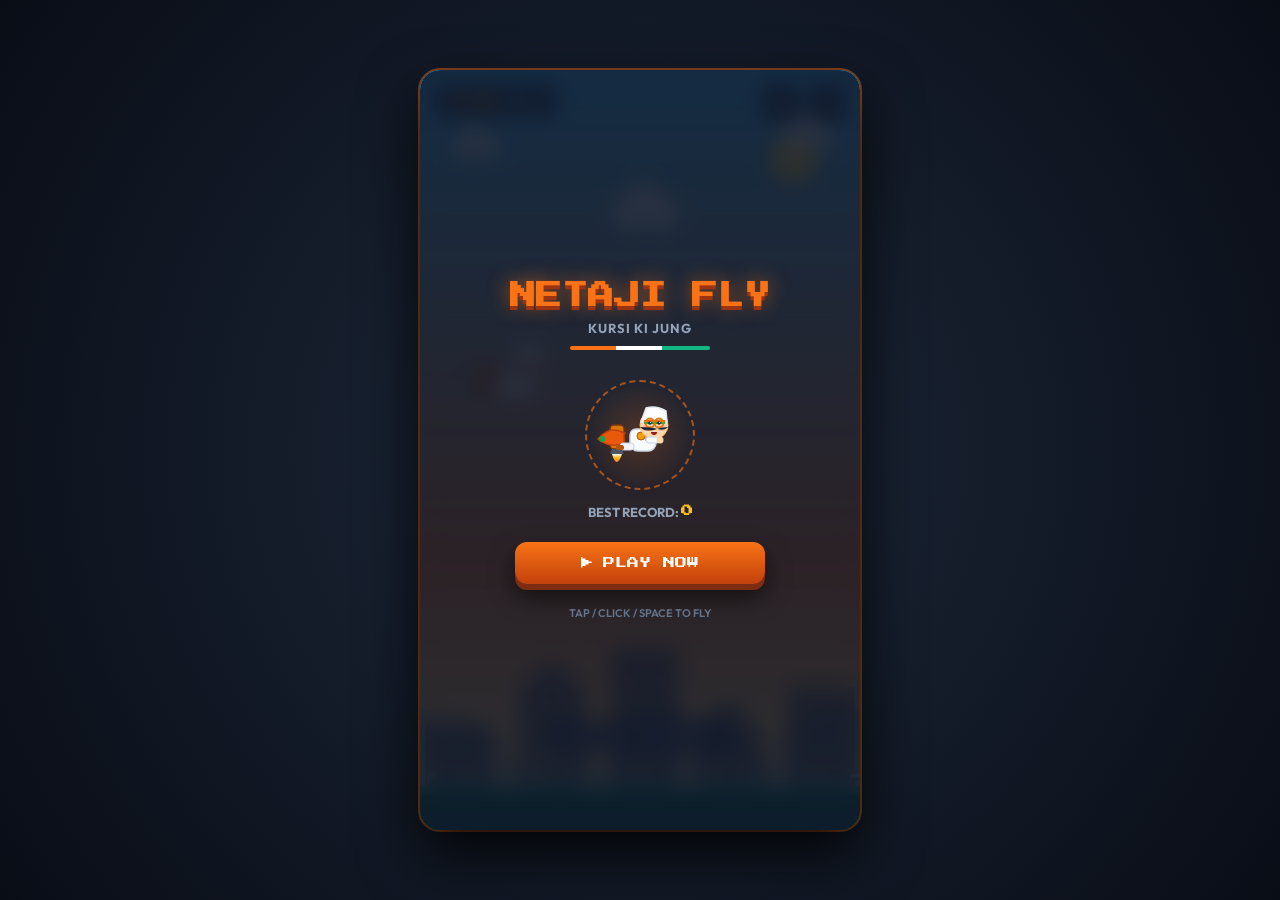
<file: neta-fly/index.html>
<!DOCTYPE html>
<html lang="en">
<head>
    <meta charset="UTF-8">
    <meta name="viewport" content="width=device-width, initial-scale=1.0, maximum-scale=1.0, user-scalable=no">
    <title>Netaji Fly: Kursi Ki Jung - Endless Arcade Flying Game</title>
    <link rel="stylesheet" href="style.css">
    <link rel="icon" href="data:image/svg+xml,<svg xmlns='http://www.w3.org/2000/svg' viewBox='0 0 100 100'><text y='.9em' font-size='90'>🚀</text></svg>">
</head>
<body>
    <div id="game-container">
        <!-- Main Canvas Viewport -->
        <canvas id="gameCanvas"></canvas>

        <!-- Tap Prompt Instruction -->
        <div id="tap-prompt" class="tap-prompt">TAP / CLICK / SPACE TO FLY</div>

        <!-- In-Game HUD -->
        <div id="hud">
            <div class="hud-pill">
                <span style="font-size: 14px;">🏆</span>
                <span id="hud-score" class="hud-score">0</span>
                <span id="hud-best" class="hud-best">BEST 0</span>
            </div>
            <div class="hud-btn-group">
                <button id="btn-mute" class="hud-btn" title="Toggle Sound" aria-label="Toggle Sound">
                    <span id="audio-icon">🔊</span>
                </button>
                <button id="btn-pause" class="hud-btn" title="Pause Game" aria-label="Pause Game">
                    <span>⏸</span>
                </button>
            </div>
        </div>

        <!-- START SCREEN OVERLAY -->
        <div id="screen-start" class="screen-overlay">
            <div class="logo-box">
                <h1 class="title-main">NETAJI FLY</h1>
                <p class="title-sub">KURSI KI JUNG</p>
                <div class="title-line"></div>
            </div>

            <!-- Live Animated Fictional Character Preview -->
            <div class="char-preview-box"></div>

            <div style="font-size: 13px; color: #94A3B8; margin-bottom: 14px; font-weight: 700;">
                BEST RECORD: <span id="start-best-score" style="color: #FBBF24; font-family: 'Press Start 2P', cursive; font-size: 12px;">0</span>
            </div>

            <button id="btn-play" class="btn-arcade">
                <span>▶</span> PLAY NOW
            </button>

            <p style="font-size: 11px; color: #64748B; margin-top: 14px; font-weight: 600;">
                TAP / CLICK / SPACE TO FLY
            </p>
        </div>

        <!-- GAME OVER SCREEN OVERLAY -->
        <div id="screen-gameover" class="screen-overlay hidden">
            <div class="logo-box" style="margin-bottom: 12px;">
                <h2 class="title-main" style="color: #EF4444; font-size: 24px;">GAME OVER</h2>
                <div class="title-line"></div>
            </div>

            <div class="results-card">
                <div class="results-row big">
                    <span>SCORE</span>
                    <span id="final-score">0</span>
                </div>
                <div class="results-row">
                    <span>BEST RECORD</span>
                    <span id="final-best" style="color: #FBBF24; font-weight: 800; font-size: 15px;">0</span>
                </div>
                <div id="record-badge" class="record-badge" style="display: none;">
                    🎉 NEW BEST RECORD! 🎉
                </div>
            </div>

            <button id="btn-restart" class="btn-arcade">
                <span>🔄</span> RESTART
            </button>

            <button id="btn-home" class="btn-arcade btn-sub">
                <span>🏠</span> HOME
            </button>
        </div>

        <!-- PAUSE SCREEN OVERLAY -->
        <div id="screen-pause" class="screen-overlay hidden">
            <div class="logo-box">
                <h2 class="title-main" style="font-size: 22px;">PAUSED</h2>
                <div class="title-line"></div>
            </div>

            <button id="btn-resume" class="btn-arcade">
                <span>▶</span> RESUME
            </button>
        </div>
    </div>

    <!-- Scripts -->
    <script src="audio.js"></script>
    <script src="character.js"></script>
    <script src="game.js"></script>
</body>
</html>
</file>
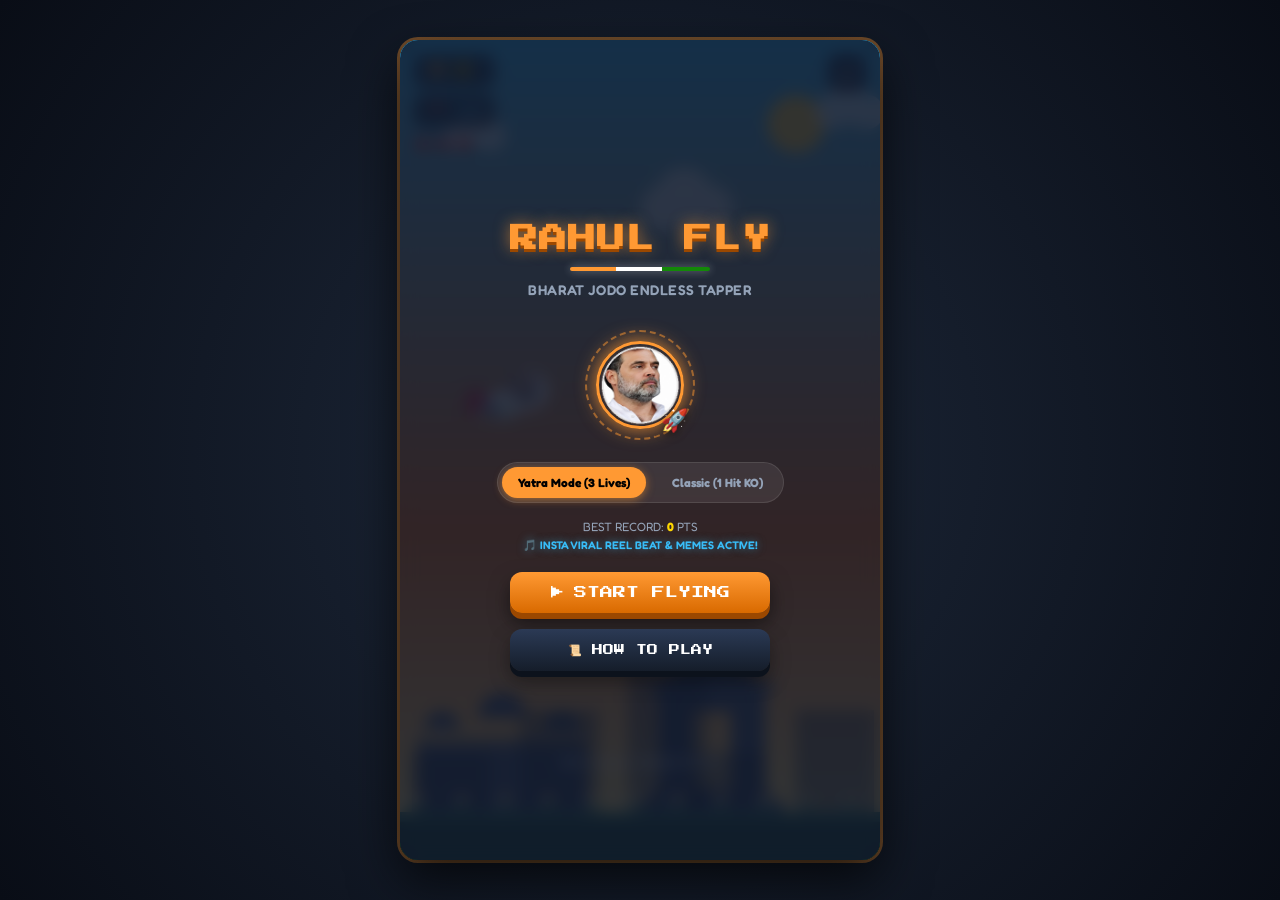
<file: index_old_rahulfly.html>
<!DOCTYPE html>
<html lang="en">
<head>
    <meta charset="UTF-8">
    <meta name="viewport" content="width=device-width, initial-scale=1.0, maximum-scale=1.0, user-scalable=no">
    <title>Rahul Fly - Bharat Jodo Endless Tapper</title>
    <link rel="stylesheet" href="style.css">
    <link rel="icon" href="data:image/svg+xml,<svg xmlns='http://www.w3.org/2000/svg' viewBox='0 0 100 100'><text y='.9em' font-size='90'>🚀</text></svg>">
</head>
<body>
    <div id="game-wrapper">
        <!-- Canvas Viewport -->
        <canvas id="gameCanvas"></canvas>

        <!-- Floating Tap Instruction -->
        <div id="tap-hint" class="tap-hint">TAP / CLICK / SPACE TO FLY</div>

        <!-- In-Game HUD Overlay -->
        <div id="hud">
            <div class="hud-group">
                <div class="hud-card">
                    <span>🏆</span>
                    <span id="hud-score" class="hud-score-val">0</span>
                </div>
                <div class="hud-card">
                    <span>📍</span>
                    <span id="hud-km" class="hud-km-val">0 KM</span>
                </div>
                <div id="hud-lives" style="font-size: 14px; margin-top: 2px;">
                    ❤️ ❤️ ❤️
                </div>
            </div>

            <div class="hud-controls">
                <button id="btn-audio" class="icon-btn" title="Toggle Sound" aria-label="Toggle Sound">
                    <span id="audio-icon">🔊</span>
                </button>
            </div>
        </div>

        <!-- Active Power-up Meter -->
        <div id="active-powerup-bar">
            <div id="powerup-name" class="powerup-name">POWER UP!</div>
            <div class="powerup-meter-bg">
                <div id="powerup-meter-fill" class="powerup-meter-fill"></div>
            </div>
        </div>

        <!-- START SCREEN OVERLAY -->
        <div id="start-screen" class="ui-screen">
            <div class="title-container">
                <h1 class="game-title">RAHUL FLY</h1>
                <div class="tricolor-bar"></div>
                <p class="sub-title">BHARAT JODO ENDLESS TAPPER</p>
            </div>

            <div class="avatar-preview">
                <span style="font-size: 48px; filter: drop-shadow(0 4px 8px rgba(0,0,0,0.4));">🦸‍♂️</span>
            </div>

            <div class="mode-selector">
                <div class="mode-pill active" data-mode="yatra">Yatra Mode (3 Lives)</div>
                <div class="mode-pill" data-mode="classic">Classic (1 Hit KO)</div>
            </div>

            <div style="font-size: 12px; color: #94a3b8; margin-bottom: 4px;">
                BEST RECORD: <span id="start-highscore" style="color: #FFD700; font-weight: 700;">0</span> PTS
            </div>
            <div style="font-size: 11px; color: #38BDF8; margin-bottom: 12px; font-weight: 600; text-shadow: 0 0 8px rgba(56,189,248,0.5);">
                🎵 INSTA VIRAL REEL BEAT & MEMES ACTIVE!
            </div>

            <button id="btn-start" class="arcade-btn">
                <span>▶</span> START FLYING
            </button>

            <button id="btn-guide" class="arcade-btn btn-secondary">
                <span>📜</span> HOW TO PLAY
            </button>
        </div>

        <!-- GAME OVER SCREEN OVERLAY -->
        <div id="gameover-screen" class="ui-screen hidden">
            <div class="title-container">
                <h2 class="game-title" style="color: #E63946;">KHATAM! TATA!</h2>
                <div style="color: #FCA5A5; font-weight: 700; font-size: 14px; margin-top: 4px;">"बाय बाय! Goodbye, गया!"</div>
                <div class="tricolor-bar"></div>
            </div>

            <div class="score-card">
                <div class="score-row highlight">
                    <span>FINAL SCORE</span>
                    <span id="final-score">0</span>
                </div>
                <div class="score-row">
                    <span>DISTANCE COVERED</span>
                    <span id="final-km" style="color: #38bdf8; font-weight: 700;">0 KM</span>
                </div>
                <div class="score-row">
                    <span>BEST RECORD</span>
                    <span id="final-highscore" style="color: #FFD700; font-weight: 700;">0</span>
                </div>
                <div id="new-high-badge" style="display: none; color: #FFD700; font-size: 11px; font-weight: 700;">
                    🎉 NEW HIGH SCORE! 🎉
                </div>
                <div class="badge-pill" id="player-rank">
                    Trainee Yatri 🚶
                </div>
            </div>

            <button id="btn-restart" class="arcade-btn">
                <span>🔄</span> FLY AGAIN
            </button>

            <button id="btn-share" class="arcade-btn btn-secondary">
                <span>📢</span> SHARE SCORE
            </button>
        </div>

        <!-- PAUSE SCREEN OVERLAY -->
        <div id="pause-screen" class="ui-screen hidden">
            <h2 class="game-title" style="margin-bottom: 16px;">GAME PAUSED</h2>
            <button id="btn-resume" class="arcade-btn">
                <span>▶</span> RESUME
            </button>
        </div>

        <!-- HOW TO PLAY MODAL -->
        <div id="instructions-modal" class="ui-screen hidden">
            <h3 class="game-title" style="font-size: 18px; margin-bottom: 10px;">HOW TO PLAY</h3>
            <ul class="guide-list">
                <li><span>👆</span> <strong>Tap / Space / Click</strong> to fly upwards.</li>
                <li><span>🛑</span> <strong>Dodge</strong> 56-inch obstacle pillars & cutouts.</li>
                <li><span>📜</span> <strong>Samvidhan</strong>: Golden shield forcefield!</li>
                <li><span>🥔</span> <strong>Golden Aloo</strong>: 5X Score Multiplier!</li>
                <li><span>💖</span> <strong>Mohabbat Ki Dukaan</strong>: +1 Life recovery!</li>
                <li><span>✋</span> <strong>Vote Tokens</strong>: Extra points & speed boost!</li>
            </ul>
            <button id="btn-close-guide" class="arcade-btn btn-secondary" style="margin-top: 10px;">
                GOT IT!
            </button>
        </div>
    </div>

    <!-- Scripts -->
    <script src="audio.js"></script>
    <script src="assets.js"></script>
    <script src="game.js"></script>
</body>
</html>
</file>
<file: neta-fly/style.css>
@import url('https://fonts.googleapis.com/css2?family=Press+Start+2P&family=Outfit:wght@400;600;700;800&display=swap');

:root {
    --primary: #F97316;
    --secondary: #10B981;
    --accent: #3B82F6;
    --gold: #FBBF24;
    --dark: #0F172A;
    --surface: rgba(15, 23, 42, 0.88);
    --border: rgba(255, 255, 255, 0.15);
}

* {
    margin: 0;
    padding: 0;
    box-sizing: border-box;
    user-select: none;
    -webkit-user-select: none;
    touch-action: manipulation;
}

body, html {
    width: 100%;
    height: 100%;
    background: radial-gradient(circle at center, #1E293B, #090D16);
    color: #FFFFFF;
    font-family: 'Outfit', sans-serif;
    overflow: hidden;
    display: flex;
    justify-content: center;
    align-items: center;
}

#game-container {
    position: relative;
    width: 100%;
    max-width: 440px;
    height: 100%;
    max-height: 760px;
    box-shadow: 0 25px 60px rgba(0, 0, 0, 0.85), 0 0 0 2px rgba(249, 115, 22, 0.5);
    border-radius: 20px;
    overflow: hidden;
    background: #000;
}

@media (max-width: 480px), (max-height: 780px) {
    #game-container {
        max-width: 100vw;
        max-height: 100vh;
        border-radius: 0;
        box-shadow: none;
    }
}

canvas#gameCanvas {
    display: block;
    width: 100%;
    height: 100%;
    background: #0F172A;
}

/* Tasteful Screen Shake */
.shake {
    animation: screenShake 0.28s cubic-bezier(0.36, 0.07, 0.19, 0.97) both;
}

@keyframes screenShake {
    10%, 90% { transform: translate3d(-2px, 0, 0); }
    20%, 80% { transform: translate3d(3px, 0, 0); }
    30%, 50%, 70% { transform: translate3d(-3px, 2px, 0); }
    40%, 60% { transform: translate3d(3px, -2px, 0); }
}

/* Overlays */
.screen-overlay {
    position: absolute;
    inset: 0;
    display: flex;
    flex-direction: column;
    justify-content: center;
    align-items: center;
    padding: 24px;
    text-align: center;
    background: var(--surface);
    backdrop-filter: blur(10px);
    -webkit-backdrop-filter: blur(10px);
    transition: opacity 0.22s ease, visibility 0.22s;
    z-index: 20;
}

.screen-overlay.hidden {
    opacity: 0;
    visibility: hidden;
    pointer-events: none;
}

/* Game Title */
.logo-box {
    margin-bottom: 20px;
    animation: floatLogo 2.6s infinite ease-in-out;
}

@keyframes floatLogo {
    0%, 100% { transform: translateY(0); }
    50% { transform: translateY(-7px); }
}

.title-main {
    font-family: 'Press Start 2P', cursive;
    font-size: 26px;
    color: var(--primary);
    text-shadow: 0 4px 0 #9A3412, 0 0 20px rgba(249, 115, 22, 0.6);
    line-height: 1.3;
}

.title-sub {
    font-size: 13px;
    font-weight: 700;
    color: #94A3B8;
    margin-top: 6px;
    letter-spacing: 1px;
}

.title-line {
    width: 140px;
    height: 4px;
    margin: 10px auto 0;
    border-radius: 2px;
    background: linear-gradient(90deg, #F97316 33%, #FFFFFF 33%, #FFFFFF 66%, #10B981 66%);
}

/* Character Live Preview Box */
.char-preview-box {
    width: 110px;
    height: 110px;
    margin: 10px auto 14px;
    background: radial-gradient(circle, rgba(249, 115, 22, 0.2), transparent 70%);
    border: 2px dashed rgba(249, 115, 22, 0.6);
    border-radius: 50%;
    display: flex;
    justify-content: center;
    align-items: center;
    animation: glowPulse 2s infinite alternate;
}

@keyframes glowPulse {
    from { box-shadow: 0 0 10px rgba(249, 115, 22, 0.3); }
    to { box-shadow: 0 0 25px rgba(249, 115, 22, 0.7); }
}

/* Buttons */
.btn-arcade {
    font-family: 'Press Start 2P', cursive;
    font-size: 12px;
    padding: 15px 28px;
    color: #FFFFFF;
    background: linear-gradient(180deg, #F97316 0%, #C2410C 100%);
    border: none;
    border-radius: 12px;
    box-shadow: 0 6px 0 #7C2D12, 0 12px 25px rgba(0, 0, 0, 0.6);
    cursor: pointer;
    transition: all 0.1s ease;
    margin: 8px 0;
    display: flex;
    align-items: center;
    justify-content: center;
    gap: 10px;
    width: 80%;
    max-width: 250px;
}

.btn-arcade:hover {
    filter: brightness(1.12);
    transform: translateY(-2px);
    box-shadow: 0 8px 0 #7C2D12, 0 15px 30px rgba(249, 115, 22, 0.4);
}

.btn-arcade:active {
    transform: translateY(4px);
    box-shadow: 0 2px 0 #7C2D12, 0 5px 10px rgba(0, 0, 0, 0.5);
}

.btn-arcade.btn-sub {
    background: linear-gradient(180deg, #334155 0%, #1E293B 100%);
    box-shadow: 0 6px 0 #0F172A, 0 10px 20px rgba(0, 0, 0, 0.4);
    font-size: 11px;
}

.btn-arcade.btn-sub:hover {
    box-shadow: 0 8px 0 #0F172A, 0 14px 22px rgba(255, 255, 255, 0.1);
}

/* In-Game HUD */
#hud {
    position: absolute;
    top: 14px;
    left: 14px;
    right: 14px;
    display: flex;
    justify-content: space-between;
    align-items: flex-start;
    pointer-events: none;
    z-index: 10;
}

.hud-pill {
    background: rgba(15, 23, 42, 0.75);
    border: 1px solid var(--border);
    border-radius: 12px;
    padding: 6px 14px;
    backdrop-filter: blur(6px);
    display: flex;
    align-items: center;
    gap: 8px;
    font-weight: 700;
}

.hud-score {
    font-family: 'Press Start 2P', cursive;
    font-size: 20px;
    color: var(--gold);
    text-shadow: 0 2px 5px rgba(0, 0, 0, 0.8);
    transition: transform 0.1s ease;
}

.hud-score.pop {
    transform: scale(1.35);
    color: #FFFFFF;
}

.hud-best {
    font-size: 12px;
    color: #94A3B8;
}

.hud-btn-group {
    display: flex;
    gap: 8px;
    pointer-events: auto;
}

.hud-btn {
    width: 38px;
    height: 38px;
    border-radius: 10px;
    border: 1px solid var(--border);
    background: rgba(15, 23, 42, 0.8);
    color: #FFFFFF;
    cursor: pointer;
    display: flex;
    justify-content: center;
    align-items: center;
    font-size: 16px;
    transition: all 0.15s;
}

.hud-btn:hover {
    background: rgba(249, 115, 22, 0.3);
    border-color: var(--primary);
}

/* Results Card in Game Over */
.results-card {
    background: rgba(255, 255, 255, 0.05);
    border: 1px solid var(--border);
    border-radius: 16px;
    padding: 16px 22px;
    width: 100%;
    max-width: 290px;
    margin: 14px 0;
    display: flex;
    flex-direction: column;
    gap: 10px;
}

.results-row {
    display: flex;
    justify-content: space-between;
    align-items: center;
    font-size: 13px;
    color: #94A3B8;
}

.results-row.big {
    font-size: 15px;
    color: #FFFFFF;
    font-weight: 700;
}

.results-row.big span:last-child {
    font-family: 'Press Start 2P', cursive;
    color: var(--gold);
    font-size: 18px;
}

.record-badge {
    color: var(--gold);
    font-weight: 800;
    font-size: 12px;
    letter-spacing: 0.5px;
    animation: flashBadge 1s infinite;
}

@keyframes flashBadge {
    0%, 100% { opacity: 0.4; }
    50% { opacity: 1; }
}

/* Floating instruction prompt */
.tap-prompt {
    position: absolute;
    bottom: 80px;
    left: 50%;
    transform: translateX(-50%);
    font-size: 12px;
    font-weight: 700;
    color: rgba(255, 255, 255, 0.85);
    background: rgba(15, 23, 42, 0.7);
    padding: 6px 14px;
    border-radius: 20px;
    border: 1px solid rgba(255, 255, 255, 0.15);
    pointer-events: none;
    animation: pulsePrompt 1.4s infinite ease-in-out;
    z-index: 10;
}

@keyframes pulsePrompt {
    0%, 100% { opacity: 0.4; transform: translateX(-50%) scale(0.96); }
    50% { opacity: 1; transform: translateX(-50%) scale(1.04); }
}
</file>
<file: style.css>
@import url('https://fonts.googleapis.com/css2?family=Press+Start+2P&family=Fredoka:wght@400;600;700&display=swap');

:root {
    --primary: #FF9933; /* Saffron */
    --secondary: #138808; /* Green */
    --accent: #1D3557; /* Navy Blue */
    --gold: #FFD700;
    --red: #E63946;
    --bg-dark: #0f172a;
    --glass-bg: rgba(15, 23, 42, 0.85);
    --glass-border: rgba(255, 255, 255, 0.18);
}

* {
    margin: 0;
    padding: 0;
    box-sizing: border-box;
    user-select: none;
    -webkit-user-select: none;
    touch-action: manipulation;
}

body, html {
    width: 100%;
    height: 100%;
    background: radial-gradient(circle at center, #1e293b, #090d16);
    color: #ffffff;
    font-family: 'Fredoka', sans-serif;
    overflow: hidden;
    display: flex;
    justify-content: center;
    align-items: center;
}

#game-wrapper {
    position: relative;
    width: 100%;
    max-width: 480px;
    height: 100%;
    max-height: 820px;
    box-shadow: 0 20px 50px rgba(0, 0, 0, 0.7), 0 0 0 3px rgba(255, 153, 51, 0.4);
    border-radius: 18px;
    overflow: hidden;
    background: #000;
}

@media (max-width: 500px), (max-height: 850px) {
    #game-wrapper {
        max-width: 100vw;
        max-height: 100vh;
        border-radius: 0;
        box-shadow: none;
    }
}

canvas#gameCanvas {
    display: block;
    width: 100%;
    height: 100%;
    background: #111;
}

/* Glassmorphism UI Overlays */
.ui-screen {
    position: absolute;
    inset: 0;
    display: flex;
    flex-direction: column;
    justify-content: center;
    align-items: center;
    padding: 24px;
    text-align: center;
    background: var(--glass-bg);
    backdrop-filter: blur(8px);
    -webkit-backdrop-filter: blur(8px);
    transition: opacity 0.25s ease, visibility 0.25s;
    z-index: 20;
}

.ui-screen.hidden {
    opacity: 0;
    visibility: hidden;
    pointer-events: none;
}

/* Brand Title & Logo */
.title-container {
    margin-bottom: 20px;
    animation: bounce 2s infinite ease-in-out;
}

@keyframes bounce {
    0%, 100% { transform: translateY(0); }
    50% { transform: translateY(-8px); }
}

.game-title {
    font-family: 'Press Start 2P', cursive;
    font-size: 28px;
    color: var(--primary);
    text-shadow: 
        0 3px 0 #9b4800,
        0 0 15px rgba(255, 153, 51, 0.6);
    line-height: 1.3;
    letter-spacing: 1px;
}

.sub-title {
    font-size: 14px;
    color: #94a3b8;
    margin-top: 6px;
    font-weight: 600;
    letter-spacing: 0.5px;
}

.tricolor-bar {
    width: 140px;
    height: 4px;
    margin: 10px auto;
    border-radius: 2px;
    background: linear-gradient(90deg, #FF9933 33%, #FFFFFF 33%, #FFFFFF 66%, #138808 66%);
    box-shadow: 0 0 8px rgba(255,255,255,0.4);
}

/* Character Avatar Preview */
.avatar-preview {
    width: 110px;
    height: 110px;
    margin: 12px auto;
    background: radial-gradient(circle, rgba(255, 153, 51, 0.25), transparent 70%);
    border: 2px dashed rgba(255, 153, 51, 0.5);
    border-radius: 50%;
    display: flex;
    justify-content: center;
    align-items: center;
    animation: pulseGlow 2.5s infinite alternate;
}

@keyframes pulseGlow {
    0% { transform: scale(0.96); box-shadow: 0 0 10px rgba(255, 153, 51, 0.2); }
    100% { transform: scale(1.04); box-shadow: 0 0 25px rgba(255, 153, 51, 0.6); }
}

/* Buttons */
.arcade-btn {
    font-family: 'Press Start 2P', cursive;
    font-size: 13px;
    padding: 14px 26px;
    color: #ffffff;
    background: linear-gradient(180deg, #FF9933 0%, #D96A00 100%);
    border: none;
    border-radius: 12px;
    box-shadow: 0 6px 0 #9B4800, 0 10px 20px rgba(0, 0, 0, 0.5);
    cursor: pointer;
    transition: all 0.1s ease;
    margin: 8px 0;
    display: flex;
    align-items: center;
    justify-content: center;
    gap: 10px;
    width: 82%;
    max-width: 260px;
}

.arcade-btn:hover {
    filter: brightness(1.1);
    transform: translateY(-2px);
    box-shadow: 0 8px 0 #9B4800, 0 14px 25px rgba(255, 153, 51, 0.4);
}

.arcade-btn:active {
    transform: translateY(4px);
    box-shadow: 0 2px 0 #9B4800, 0 4px 10px rgba(0, 0, 0, 0.4);
}

.arcade-btn.btn-secondary {
    background: linear-gradient(180deg, #2B3A55 0%, #151D2A 100%);
    box-shadow: 0 6px 0 #0C121C, 0 10px 20px rgba(0, 0, 0, 0.4);
    font-size: 11px;
}

.arcade-btn.btn-secondary:hover {
    box-shadow: 0 8px 0 #0C121C, 0 12px 20px rgba(255, 255, 255, 0.15);
}

/* Mode Selection Pills */
.mode-selector {
    display: flex;
    gap: 10px;
    margin: 10px 0 16px;
    background: rgba(255, 255, 255, 0.08);
    padding: 4px;
    border-radius: 25px;
    border: 1px solid rgba(255, 255, 255, 0.1);
}

.mode-pill {
    padding: 8px 16px;
    border-radius: 20px;
    font-size: 12px;
    font-weight: 700;
    color: #94a3b8;
    cursor: pointer;
    transition: all 0.2s;
}

.mode-pill.active {
    background: var(--primary);
    color: #000000;
    box-shadow: 0 2px 8px rgba(255, 153, 51, 0.5);
}

/* HUD Overlay */
#hud {
    position: absolute;
    top: 14px;
    left: 14px;
    right: 14px;
    display: flex;
    justify-content: space-between;
    align-items: flex-start;
    pointer-events: none;
    z-index: 10;
}

.hud-group {
    display: flex;
    flex-direction: column;
    gap: 6px;
}

.hud-card {
    background: rgba(15, 23, 42, 0.7);
    border: 1px solid rgba(255, 255, 255, 0.15);
    border-radius: 10px;
    padding: 6px 12px;
    backdrop-filter: blur(4px);
    display: flex;
    align-items: center;
    gap: 8px;
}

.hud-score-val {
    font-family: 'Press Start 2P', cursive;
    font-size: 18px;
    color: var(--gold);
    text-shadow: 0 2px 4px rgba(0, 0, 0, 0.8);
}

.hud-km-val {
    font-size: 12px;
    font-weight: 700;
    color: #38bdf8;
}

.hud-controls {
    display: flex;
    gap: 8px;
    pointer-events: auto;
}

.icon-btn {
    width: 38px;
    height: 38px;
    border-radius: 10px;
    border: 1px solid rgba(255, 255, 255, 0.2);
    background: rgba(15, 23, 42, 0.8);
    color: #fff;
    cursor: pointer;
    display: flex;
    justify-content: center;
    align-items: center;
    font-size: 16px;
    transition: all 0.15s;
}

.icon-btn:hover {
    background: rgba(255, 153, 51, 0.3);
    border-color: var(--primary);
}

/* Active Power-up indicator bar */
#active-powerup-bar {
    position: absolute;
    bottom: 24px;
    left: 50%;
    transform: translateX(-50%);
    display: flex;
    flex-direction: column;
    align-items: center;
    gap: 4px;
    background: rgba(0, 0, 0, 0.8);
    border: 1px solid var(--gold);
    padding: 6px 16px;
    border-radius: 16px;
    pointer-events: none;
    opacity: 0;
    transition: opacity 0.2s;
    z-index: 10;
}

#active-powerup-bar.visible {
    opacity: 1;
}

.powerup-name {
    font-size: 11px;
    font-weight: 700;
    color: var(--gold);
}

.powerup-meter-bg {
    width: 140px;
    height: 6px;
    background: rgba(255, 255, 255, 0.2);
    border-radius: 3px;
    overflow: hidden;
}

.powerup-meter-fill {
    width: 100%;
    height: 100%;
    background: linear-gradient(90deg, #F59E0B, #EF4444);
    transition: width 0.05s linear;
}

/* Score Summary Card in Game Over */
.score-card {
    background: rgba(255, 255, 255, 0.05);
    border: 1px solid rgba(255, 255, 255, 0.15);
    border-radius: 16px;
    padding: 16px 20px;
    width: 100%;
    max-width: 320px;
    margin: 14px 0;
    display: flex;
    flex-direction: column;
    gap: 8px;
}

.score-row {
    display: flex;
    justify-content: space-between;
    font-size: 13px;
    color: #94a3b8;
}

.score-row.highlight {
    font-size: 16px;
    color: #fff;
    font-weight: 700;
}

.score-row.highlight span:last-child {
    font-family: 'Press Start 2P', cursive;
    color: var(--gold);
    font-size: 16px;
}

.badge-pill {
    margin-top: 6px;
    padding: 6px 12px;
    background: linear-gradient(90deg, #138808, #0B5B05);
    border-radius: 20px;
    font-size: 12px;
    font-weight: 700;
    color: #FFFFFF;
    border: 1px solid rgba(255, 255, 255, 0.3);
}

/* Instructions Modal */
.guide-list {
    text-align: left;
    font-size: 13px;
    line-height: 1.8;
    color: #cbd5e1;
    margin: 14px 0;
    max-width: 300px;
}

.guide-list li {
    margin-bottom: 6px;
    list-style: none;
    display: flex;
    align-items: center;
    gap: 8px;
}

/* Floating Tapping Prompt */
.tap-hint {
    position: absolute;
    bottom: 90px;
    left: 50%;
    transform: translateX(-50%);
    font-size: 13px;
    font-weight: 600;
    color: rgba(255, 255, 255, 0.7);
    pointer-events: none;
    animation: flash 1.2s infinite;
    z-index: 10;
}

@keyframes flash {
    0%, 100% { opacity: 0.3; }
    50% { opacity: 0.9; }
}
</file>
